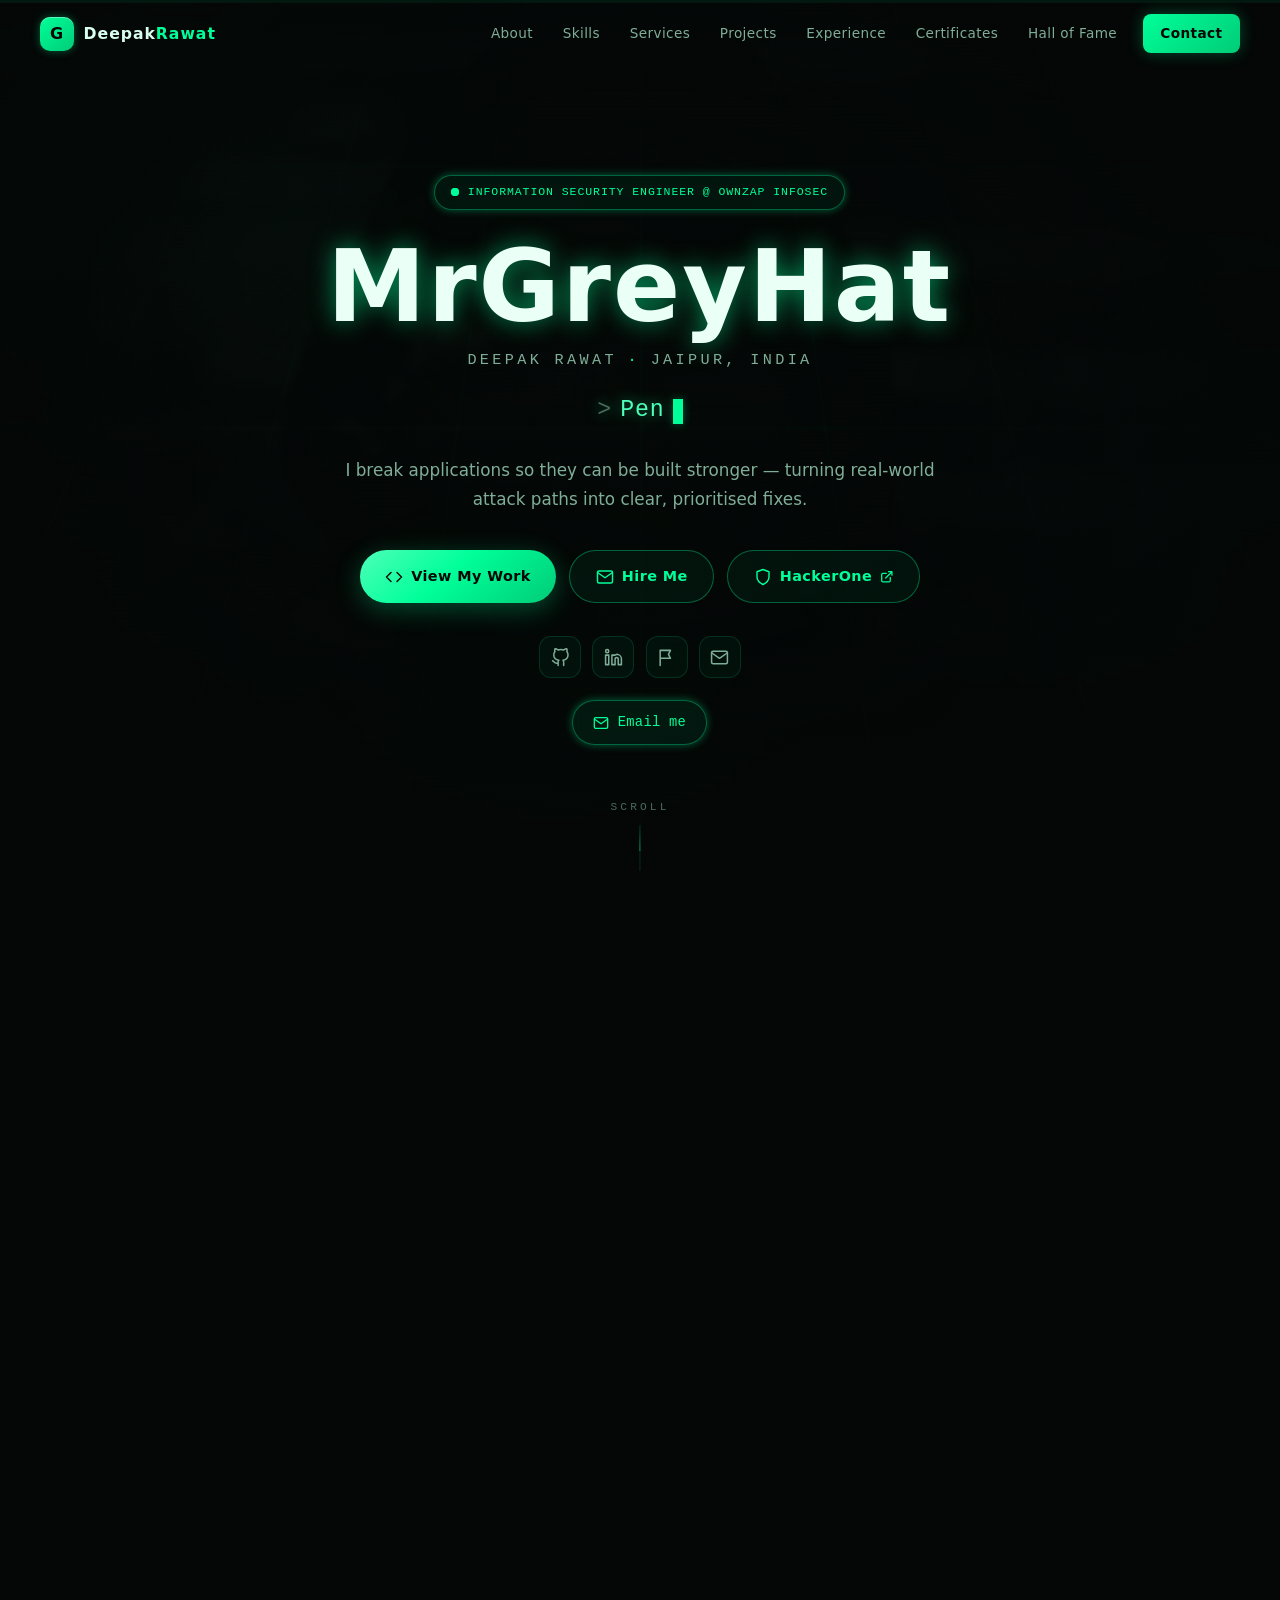
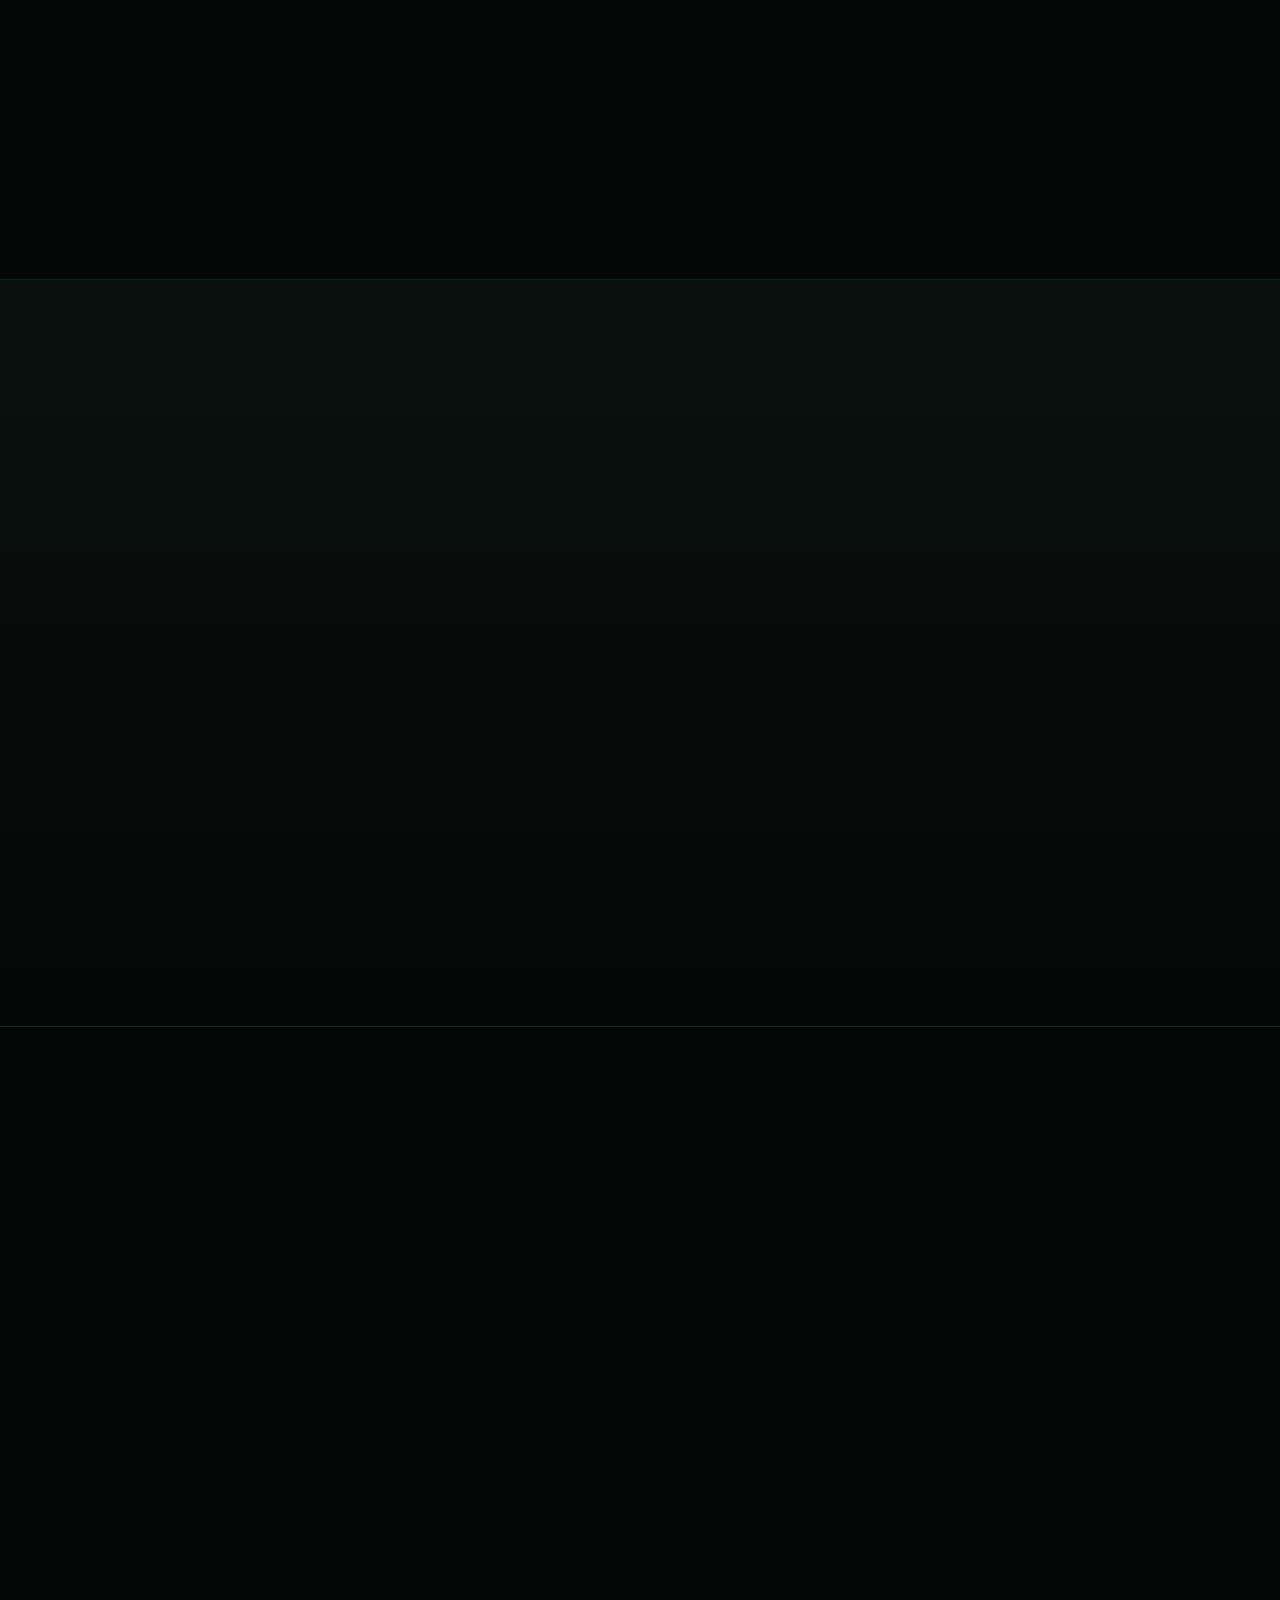
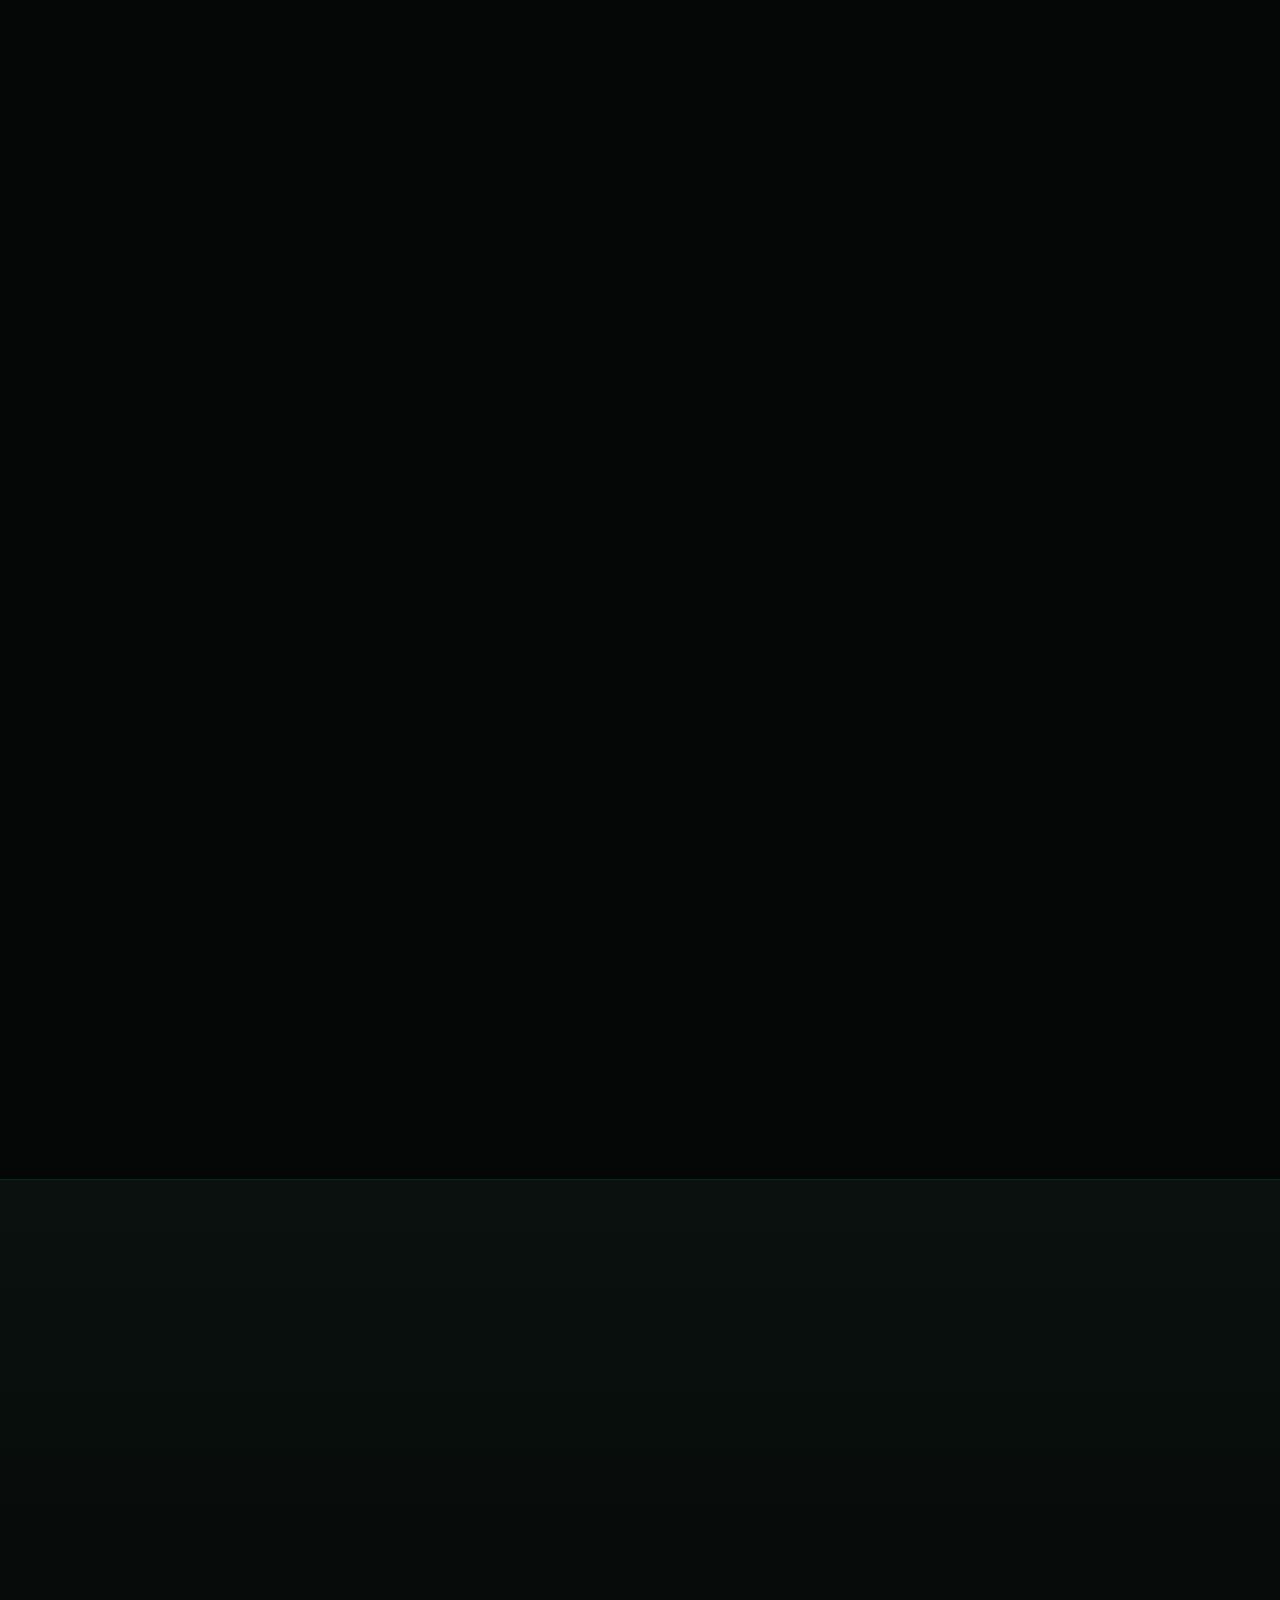
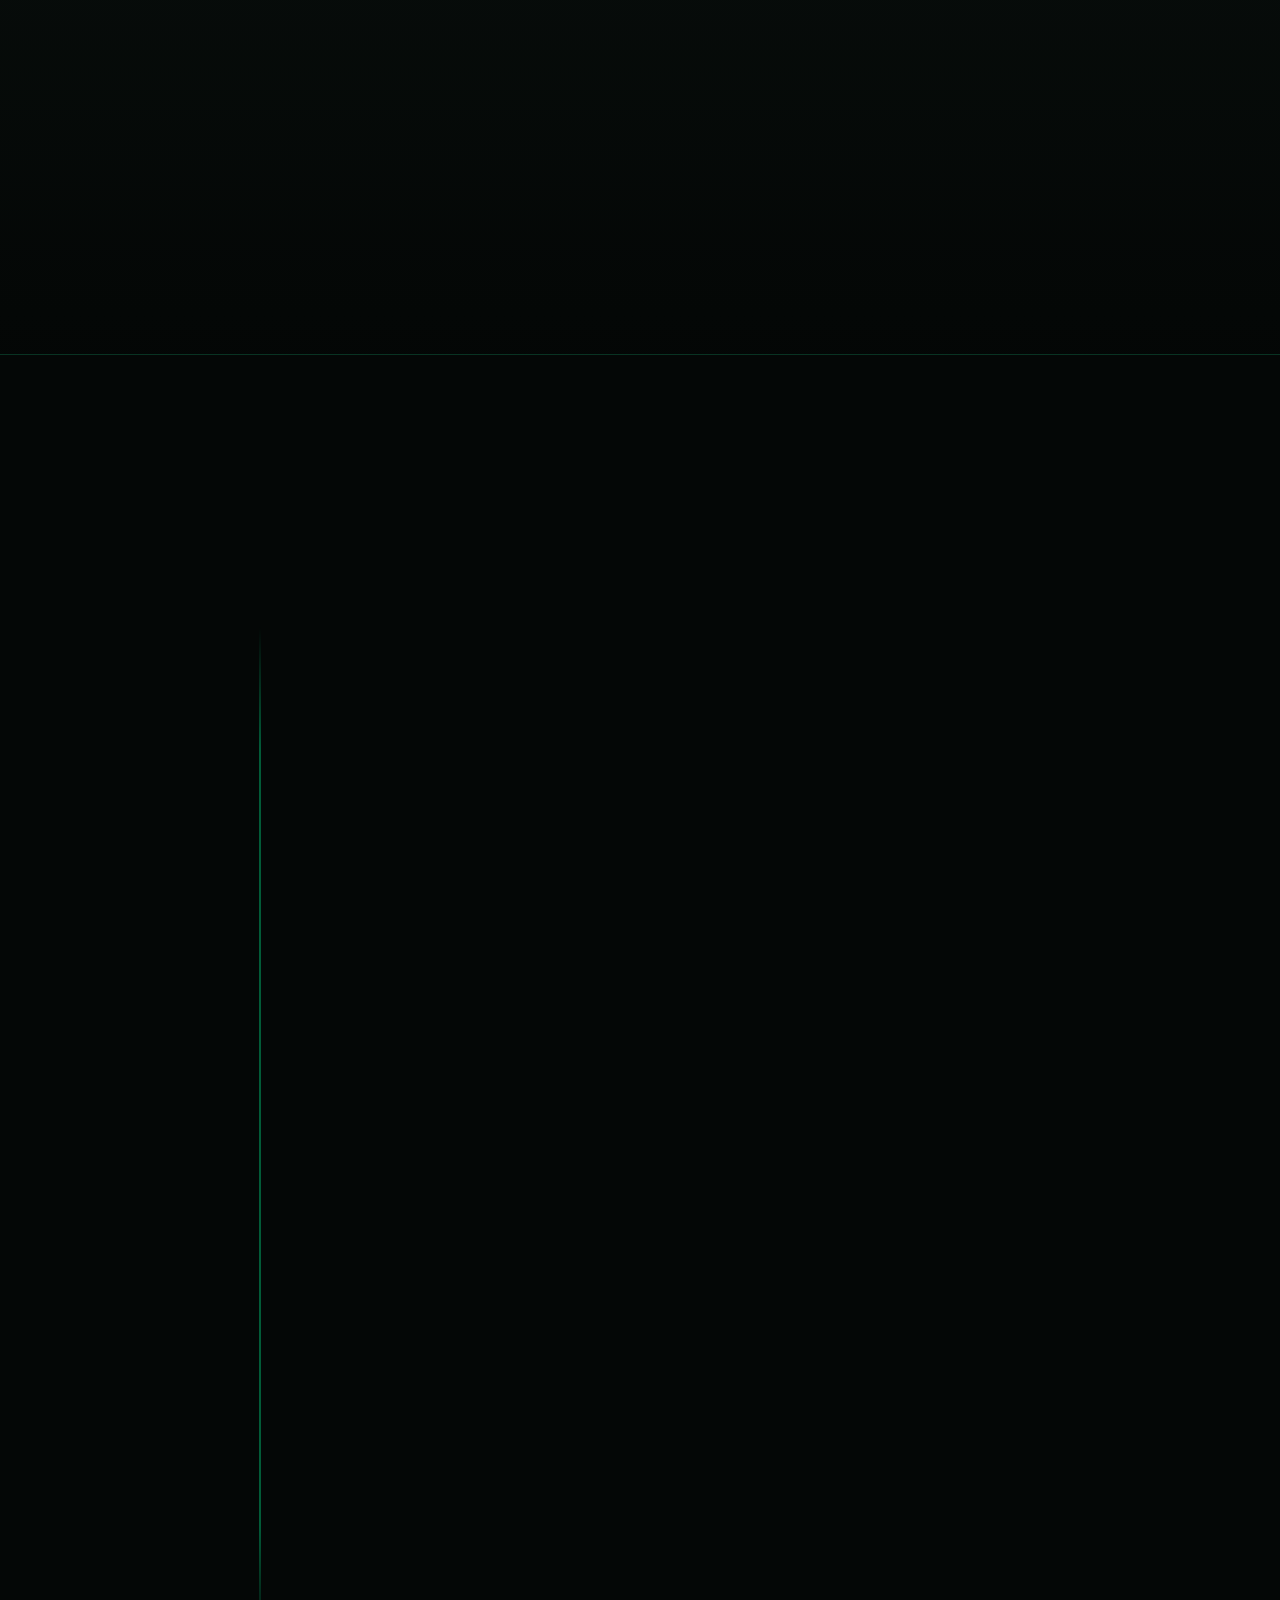
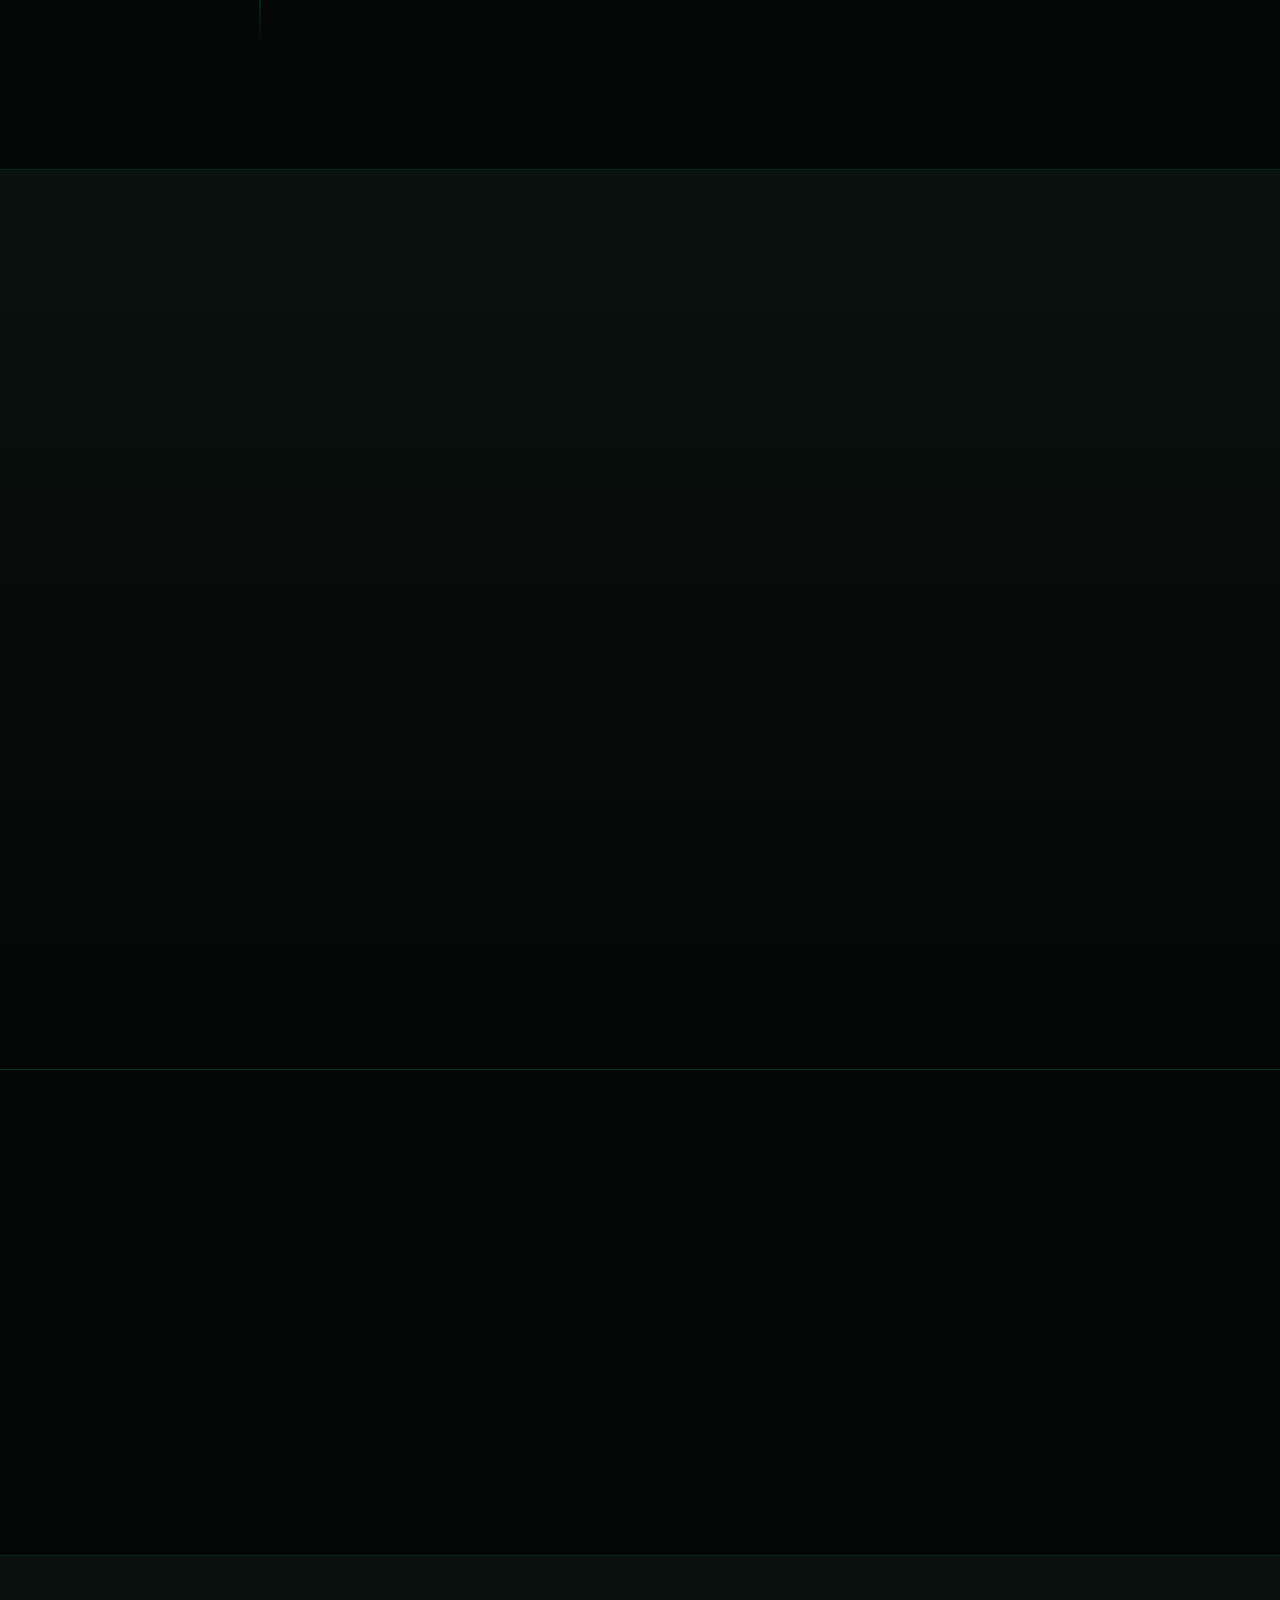
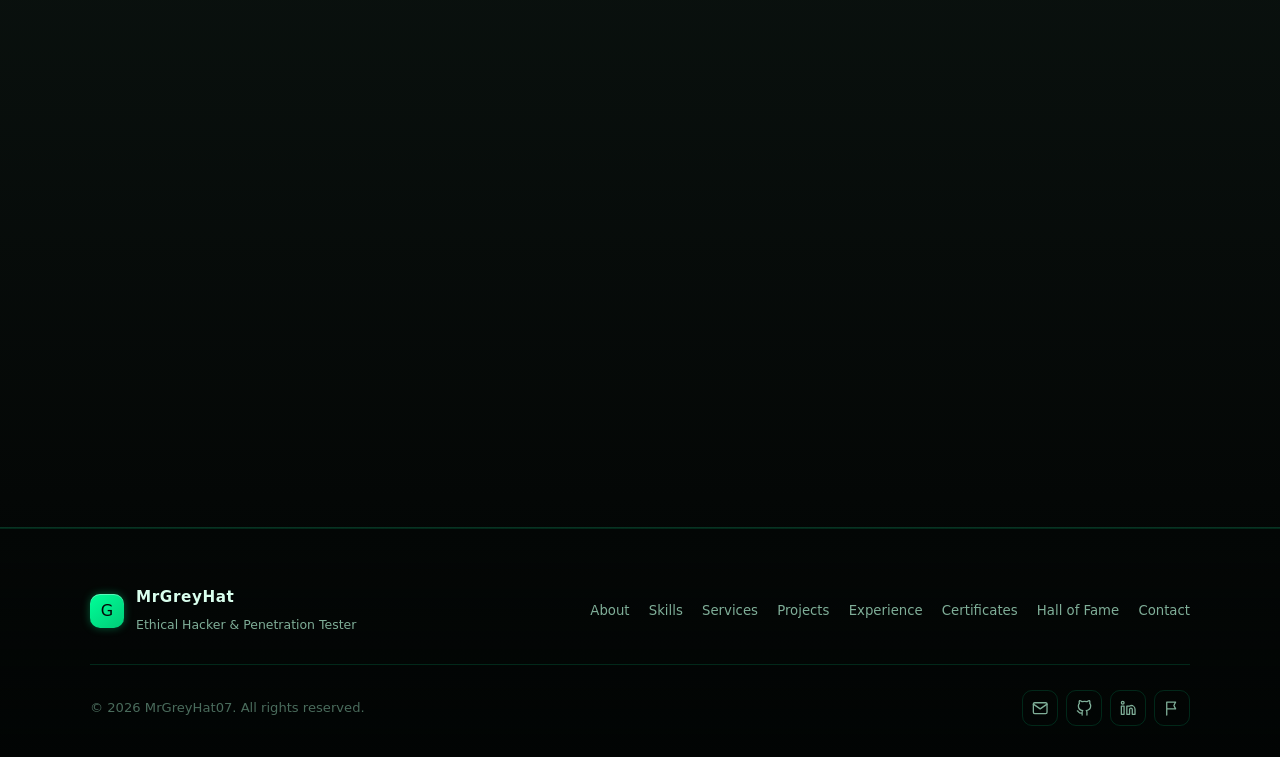
<file: index.html>
<!DOCTYPE html>
<html lang="en">

<head>
  <meta charset="UTF-8" />
  <meta name="viewport" content="width=device-width, initial-scale=1.0" />
  <meta name="theme-color" content="#050807" />
  <meta name="referrer" content="strict-origin-when-cross-origin" />

  <!-- Security headers ============================================================
       GitHub Pages cannot send response headers (it ignores .htaccess), so these
       are applied as meta tags. They work for resource loading; a few can only
       be enforced by a real HTTP header and are therefore NOT set here:

         frame-ancestors / X-Frame-Options  -> need a response header (clickjacking)
         X-Content-Type-Options             -> need a response header
         Permissions-Policy                 -> need a response header

       If you ever host on Netlify / Cloudflare Pages / Vercel, keep the CSP below
       but add the three above as real headers - see server/_headers.
  -->
  <meta http-equiv="Content-Security-Policy" content="
    default-src 'self';
    base-uri 'self';
    object-src 'none';
    script-src 'self';
    style-src 'self' https://fonts.googleapis.com;
    font-src 'self' https://fonts.gstatic.com;
    img-src 'self' data:;
    manifest-src 'self';
    upgrade-insecure-requests" />
  <meta name="description"
    content="Deepak Rawat (MrGreyHat) — Information Security Engineer at OwnZap InfoSec and penetration tester. VAPT, AppSec, SOC analysis and open-source security tooling." />
  <meta name="author" content="Deepak Rawat" />
  <meta name="keywords"
    content="Deepak Rawat, MrGreyHat, ethical hacker, penetration tester, information security engineer, VAPT, bug bounty, AppSec, web application security, cybersecurity" />

  <meta property="og:type" content="profile" />
  <meta property="og:title" content="Deepak Rawat (MrGreyHat) | Information Security Engineer" />
  <meta property="og:description"
    content="Information Security Engineer at OwnZap InfoSec. Penetration testing, VAPT, bug hunting and open-source security tooling." />
  <meta name="twitter:card" content="summary_large_image" />

  <title>Deepak Rawat | Information Security Engineer &amp; Pentester</title>

  <link rel="preconnect" href="https://fonts.googleapis.com" />
  <link rel="preconnect" href="https://fonts.gstatic.com" crossorigin />
  <link
    href="https://fonts.googleapis.com/css2?family=Orbitron:wght@500;700;900&family=Poppins:wght@300;400;500;600;700&family=JetBrains+Mono:wght@400;500;700&display=swap"
    rel="stylesheet" />
  <link rel="stylesheet" href="style.css" />
  <link rel="icon"
    href="data:image/svg+xml,%3Csvg xmlns='http://www.w3.org/2000/svg' viewBox='0 0 100 100'%3E%3Crect width='100' height='100' rx='22' fill='%23050807'/%3E%3Ctext x='50' y='68' font-family='monospace' font-size='58' font-weight='bold' fill='%2300ff99' text-anchor='middle'%3EG%3C/text%3E%3C/svg%3E" />
</head>

<body>
  <!-- ═══════════ SVG ICON SPRITE ═══════════ -->
  <svg class="sprite" aria-hidden="true" focusable="false">
    <defs>
      <symbol id="i-shield" viewBox="0 0 24 24">
        <path d="M12 22s8-4 8-10V5l-8-3-8 3v7c0 6 8 10 8 10z" /></symbol>
      <symbol id="i-terminal" viewBox="0 0 24 24">
        <path d="M4 17l6-6-6-6M12 19h8" /></symbol>
      <symbol id="i-search" viewBox="0 0 24 24">
        <circle cx="11" cy="11" r="7" /><path d="M21 21l-4.3-4.3" /></symbol>
      <symbol id="i-code" viewBox="0 0 24 24">
        <path d="M16 18l6-6-6-6M8 6l-6 6 6 6" /></symbol>
      <symbol id="i-cloud" viewBox="0 0 24 24">
        <path d="M18 10h-1.26A8 8 0 1 0 4 16h11a4 4 0 0 0 3-6.99z" /></symbol>
      <symbol id="i-lock" viewBox="0 0 24 24">
        <rect x="4" y="11" width="16" height="10" rx="2" /><path d="M8 11V7a4 4 0 0 1 8 0v4" /></symbol>
      <symbol id="i-target" viewBox="0 0 24 24">
        <circle cx="12" cy="12" r="9" /><circle cx="12" cy="12" r="5" /><circle cx="12" cy="12" r="1.5" /></symbol>
      <symbol id="i-award" viewBox="0 0 24 24">
        <circle cx="12" cy="9" r="6" /><path d="M8.2 14 7 22l5-3 5 3-1.2-7" /></symbol>
      <symbol id="i-bug" viewBox="0 0 24 24">
        <path d="M9 6a3 3 0 0 1 6 0" /><rect x="6" y="7" width="12" height="12" rx="6" />
        <path d="M6 11H3M6 16H3M18 11h3M18 16h3M9 11h6M9 16h6M12 7V4" /></symbol>
      <symbol id="i-network" viewBox="0 0 24 24">
        <circle cx="12" cy="5" r="2.5" /><circle cx="5" cy="19" r="2.5" /><circle cx="19" cy="19" r="2.5" />
        <path d="M12 7.5 6.2 16.8M12 7.5l5.8 9.3M7.5 19h9" /></symbol>
      <symbol id="i-file" viewBox="0 0 24 24">
        <path d="M14 2H6a2 2 0 0 0-2 2v16a2 2 0 0 0 2 2h12a2 2 0 0 0 2-2V8z" />
        <path d="M14 2v6h6M8 13h8M8 17h5" /></symbol>
      <symbol id="i-list" viewBox="0 0 24 24">
        <path d="M9 11l2.5 2.5L21 4.5" /><path d="M4 6h1M4 12h1M4 18h1M9 6h11M9 12h11M9 18h11" /></symbol>
      <symbol id="i-zap" viewBox="0 0 24 24">
        <path d="M13 2 3 14h9l-1 8 10-12h-9z" /></symbol>
      <symbol id="i-check" viewBox="0 0 24 24">
        <path d="M20 6 9 17l-5-5" /></symbol>
      <symbol id="i-globe" viewBox="0 0 24 24">
        <circle cx="12" cy="12" r="9" /><path d="M3 12h18M12 3a15 15 0 0 1 0 18 15 15 0 0 1 0-18z" /></symbol>
      <symbol id="i-mobile" viewBox="0 0 24 24">
        <rect x="6" y="2" width="12" height="20" rx="3" /><path d="M11 18.5h2" /></symbol>
      <symbol id="i-plug" viewBox="0 0 24 24">
        <path d="M9 2v6M15 2v6" /><path d="M6 8h12v3a6 6 0 0 1-12 0z" /><path d="M12 17v5" /></symbol>
      <symbol id="i-database" viewBox="0 0 24 24">
        <ellipse cx="12" cy="5" rx="8" ry="3" />
        <path d="M4 5v14c0 1.7 3.6 3 8 3s8-1.3 8-3V5" /><path d="M4 12c0 1.7 3.6 3 8 3s8-1.3 8-3" /></symbol>
      <symbol id="i-github" viewBox="0 0 24 24">
        <path
          d="M9 19c-5 1.5-5-2.5-7-3m14 6v-3.9a3.4 3.4 0 0 0-.9-2.6c3.1-.4 6.4-1.5 6.4-7A5.4 5.4 0 0 0 20 4.8 5.1 5.1 0 0 0 19.9 1S18.7.7 16 2.5a13.4 13.4 0 0 0-7 0C6.3.7 5.1 1 5.1 1A5.1 5.1 0 0 0 5 4.8a5.4 5.4 0 0 0-1.5 3.8c0 5.4 3.3 6.6 6.4 7a3.4 3.4 0 0 0-.9 2.6V22" /></symbol>
      <symbol id="i-linkedin" viewBox="0 0 24 24">
        <rect x="2" y="9" width="4" height="12" /><circle cx="4" cy="4" r="2" />
        <path d="M16 8a6 6 0 0 1 6 6v7h-4v-7a2 2 0 0 0-4 0v7h-4V9h4z" /></symbol>
      <symbol id="i-flag" viewBox="0 0 24 24">
        <path d="M4 22V3M4 3h13l-2.5 5L17 13H4" /></symbol>
      <symbol id="i-mail" viewBox="0 0 24 24">
        <rect x="2" y="4" width="20" height="16" rx="2" /><path d="M22 6l-10 7L2 6" /></symbol>
      <symbol id="i-external" viewBox="0 0 24 24">
        <path d="M18 13v6a2 2 0 0 1-2 2H5a2 2 0 0 1-2-2V8a2 2 0 0 1 2-2h6M15 3h6v6M10 14 21 3" /></symbol>
      <symbol id="i-arrow-up" viewBox="0 0 24 24">
        <path d="M12 20V4M5 11l7-7 7 7" /></symbol>
      <symbol id="i-arrow" viewBox="0 0 24 24">
        <path d="M4 12h15M13 6l6 6-6 6" /></symbol>
      <symbol id="i-menu" viewBox="0 0 24 24">
        <path d="M3 6h18M3 12h18M3 18h18" /></symbol>
      <symbol id="i-close" viewBox="0 0 24 24">
        <path d="M18 6 6 18M6 6l12 12" /></symbol>
    </defs>
  </svg>

  <!-- ═══════════ BACKGROUND FX ═══════════ -->
  <div class="bg-fx" aria-hidden="true">
    <div class="bg-grid"></div>
    <div class="orb orb-a"></div>
    <div class="orb orb-b"></div>
    <div class="orb orb-c"></div>
    <div class="scanlines"></div>
  </div>
  <div class="cursor-glow" id="cursorGlow" aria-hidden="true"></div>

  <!-- ═══════════ SCROLL PROGRESS ═══════════ -->
  <div class="scroll-progress" aria-hidden="true">
    <span id="progressBar"></span>
  </div>

  <!-- ═══════════ NAVBAR ═══════════ -->
  <header class="topbar" id="topbar">
    <a href="#home" class="brand" data-nav>
      <span class="brand-mark">G</span>
      <span class="brand-text">Deepak<em>Rawat</em></span>
    </a>

    <nav class="nav" id="nav" aria-label="Main navigation">
      <a href="#about" data-nav>About</a>
      <a href="#skills" data-nav>Skills</a>
      <a href="#services" data-nav>Services</a>
      <a href="#projects" data-nav>Projects</a>
      <a href="#experience" data-nav>Experience</a>
      <a href="#certifications" data-nav>Certificates</a>
      <a href="#halloffame" data-nav>Hall of Fame</a>
      <a href="#contact" data-nav class="nav-cta">Contact</a>
    </nav>

    <button class="nav-toggle" id="navToggle" aria-label="Toggle menu" aria-expanded="false">
      <svg class="ico"><use href="#i-menu" /></svg>
    </button>
  </header>

  <div class="nav-backdrop" id="navBackdrop" hidden></div>

  <main>
    <!-- ═══════════ HERO ═══════════ -->
    <section class="hero" id="home">
      <div class="hero-bg" aria-hidden="true"></div>
      <div class="hero-veil" aria-hidden="true"></div>

      <div class="hero-inner">
        <div class="status-pill reveal">
          <span class="pulse-dot"></span> Information Security Engineer @ OwnZap InfoSec
        </div>

        <h1 class="glitch reveal" data-text="MrGreyHat">MrGreyHat</h1>

        <p class="hero-name reveal">
          Deepak Rawat<span class="sep">&middot;</span>Jaipur, India
        </p>

        <p class="hero-role reveal">
          <span class="prompt">&gt;</span>
          <span class="typed" id="typed"></span><span class="caret" aria-hidden="true"></span>
        </p>

        <p class="hero-tag reveal">
          I break applications so they can be built stronger — turning real-world attack
          paths into clear, prioritised fixes.
        </p>

        <div class="hero-actions reveal">
          <a href="#projects" class="btn btn-primary" data-nav>
            <svg class="ico"><use href="#i-code" /></svg> View My Work
          </a>
          <a href="#contact" class="btn btn-ghost" data-nav>
            <svg class="ico"><use href="#i-mail" /></svg> Hire Me
          </a>
          <a href="https://hackerone.com/oggyg" class="btn btn-ghost" target="_blank" rel="noopener">
            <svg class="ico"><use href="#i-shield" /></svg> HackerOne
            <svg class="ico ico-xs"><use href="#i-external" /></svg>
          </a>
        </div>

        <div class="hero-social reveal">
          <a href="https://github.com/MrGreyHat07" target="_blank" rel="noopener" aria-label="GitHub">
            <svg class="ico"><use href="#i-github" /></svg>
          </a>
          <a href="https://linkedin.com/in/deepaksinghrawatofficial" target="_blank" rel="noopener" aria-label="LinkedIn">
            <svg class="ico"><use href="#i-linkedin" /></svg>
          </a>
          <a href="https://hackerone.com/oggyg" target="_blank" rel="noopener" aria-label="HackerOne">
            <svg class="ico"><use href="#i-flag" /></svg>
          </a>
          <a href="#contact" data-nav aria-label="Email">
            <svg class="ico"><use href="#i-mail" /></svg>
          </a>
        </div>

        <a class="hero-email reveal" href="mailto:deepakrawat2708@gmail.com"
          aria-label="Email Deepak Rawat">
          <svg class="ico"><use href="#i-mail" /></svg>
          <span>Email me</span>
        </a>
      </div>

      <a href="#about" class="scroll-cue" data-nav aria-label="Scroll to About">
        <span class="scroll-cue-text">scroll</span>
        <span class="scroll-cue-line"><i></i></span>
      </a>
    </section>

    <!-- ═══════════ ABOUT ═══════════ -->
    <section id="about" class="section">
      <div class="wrap">
        <header class="section-head">
          <span class="kicker reveal"><i></i> 01 — About<i></i></span>
          <h2 class="section-title reveal">About <span>Me</span></h2>
        </header>

        <div class="about-grid">
          <div class="about-copy reveal">
            <p>
              I'm <strong>Deepak Rawat</strong>, an Information Security Engineer at OwnZap InfoSec
              and a penetration tester focused on helping businesses find and fix security gaps
              <strong>before attackers can exploit them</strong>.
            </p>
            <p>
              My work is offensive-first: manual web, API, mobile and cloud assessments,
              real-world attack paths, and findings I can prove. I care less about how many
              issues a scanner reports and more about whether a bug is genuinely exploitable.
            </p>
            <p>
              I also build open-source tooling to close the gaps scanners leave behind. Everything
              I deliver is aimed at one outcome: clear, prioritised fixes a developer can act on.
            </p>

            <ul class="about-points">
              <li><svg class="ico"><use href="#i-check" /></svg> Manual-first testing, not just scanner noise</li>
              <li><svg class="ico"><use href="#i-check" /></svg> Web, API, mobile &amp; cloud VAPT</li>
              <li><svg class="ico"><use href="#i-check" /></svg> Clear, prioritised, developer-friendly reports</li>
              <li><svg class="ico"><use href="#i-check" /></svg> Responsible disclosure &amp; ethical tooling</li>
            </ul>
          </div>

          <aside class="about-panel reveal">
            <div class="panel-head">
              <svg class="ico"><use href="#i-terminal" /></svg>
              <span>whoami</span>
            </div>
            <pre class="code-block"><span class="c-prompt">$</span> <span class="c-cmd">cat profile.json</span>
{
  <span class="c-key">"name"</span>:       <span class="c-str">"Deepak Rawat"</span>,
  <span class="c-key">"handle"</span>:     <span class="c-str">"MrGreyHat"</span>,
  <span class="c-key">"role"</span>:       <span class="c-str">"InfSec Engineer"</span>,
  <span class="c-key">"org"</span>:        <span class="c-str">"OwnZap InfoSec"</span>,
  <span class="c-key">"focus"</span>:      [<span class="c-str">"Web"</span>, <span class="c-str">"API"</span>, <span class="c-str">"Mobile"</span>, <span class="c-str">"Cloud"</span>],
  <span class="c-key">"offensive"</span>:  <span class="c-num">true</span>
}</pre>
          </aside>
        </div>
      </div>
    </section>

    <!-- ═══════════ STATS ═══════════ -->
    <section id="stats" class="section section-flush">
      <div class="wrap">
        <div class="stats-grid">
          <div class="stat reveal">
            <span class="stat-num" data-count="6" data-suffix="">0</span>
            <span class="stat-label">Certifications</span>
          </div>
          <div class="stat reveal">
            <span class="stat-num" data-count="3" data-suffix="">0</span>
            <span class="stat-label">Open-source tools</span>
          </div>
          <div class="stat reveal">
            <span class="stat-num" data-count="5" data-suffix="">0</span>
            <span class="stat-label">Pentest checklists</span>
          </div>
          <div class="stat reveal">
            <span class="stat-num" data-count="1" data-suffix="">0</span>
            <span class="stat-label">Hall of fame</span>
          </div>
        </div>
      </div>
    </section>

    <!-- ═══════════ SKILLS ═══════════ -->
    <section id="skills" class="section section-dark">
      <div class="wrap">
        <header class="section-head">
          <span class="kicker reveal"><i></i> 02 — Toolkit<i></i></span>
          <h2 class="section-title reveal">Skill <span>Highlights</span></h2>
          <p class="section-sub reveal">The offensive tooling I reach for daily.</p>
        </header>

        <div class="skill-groups">
          <div class="skill-group reveal">
            <h3 class="group-title">
              <svg class="ico"><use href="#i-globe" /></svg> Web &amp; Application
            </h3>
            <div class="chips">
              <span class="chip"><i class="dot"></i>Burp Suite</span>
              <span class="chip"><i class="dot"></i>sqlmap</span>
              <span class="chip"><i class="dot"></i>Nuclei</span>
              <span class="chip"><i class="dot"></i>WPScan</span>
              <span class="chip"><i class="dot"></i>Postman</span>
            </div>
          </div>

          <div class="skill-group reveal">
            <h3 class="group-title">
              <svg class="ico"><use href="#i-network" /></svg> Network &amp; Recon
            </h3>
            <div class="chips">
              <span class="chip"><i class="dot"></i>Nmap</span>
              <span class="chip"><i class="dot"></i>Wireshark</span>
              <span class="chip"><i class="dot"></i>Hydra</span>
              <span class="chip"><i class="dot"></i>Nessus</span>
            </div>
          </div>

          <div class="skill-group reveal">
            <h3 class="group-title">
              <svg class="ico"><use href="#i-cloud" /></svg> Cloud &amp; SIEM
            </h3>
            <div class="chips">
              <span class="chip"><i class="dot"></i>QRadar</span>
              <span class="chip"><i class="dot"></i>Splunk</span>
              <span class="chip"><i class="dot"></i>Linux</span>
              <span class="chip"><i class="dot"></i>Windows</span>
            </div>
          </div>

          <div class="skill-group reveal">
            <h3 class="group-title">
              <svg class="ico"><use href="#i-code" /></svg> Exploitation &amp; Scripting
            </h3>
            <div class="chips">
              <span class="chip"><i class="dot"></i>Metasploit</span>
              <span class="chip"><i class="dot"></i>Bash</span>
              <span class="chip"><i class="dot"></i>Python</span>
            </div>
          </div>
        </div>
      </div>
    </section>

    <!-- ═══════════ SERVICES ═══════════ -->
    <section id="services" class="section">
      <div class="wrap">
        <header class="section-head">
          <span class="kicker reveal"><i></i> 03 — Services<i></i></span>
          <h2 class="section-title reveal">What I <span>Test</span></h2>
          <p class="section-sub reveal">
            Standards-aligned assessments across the whole attack surface.
          </p>
        </header>

        <div class="cards-grid">
          <a class="card icon-card reveal" target="_blank" rel="noopener"
            href="https://owasp.org/www-project-web-security-testing-guide/">
            <span class="card-ico"><svg class="ico"><use href="#i-shield" /></svg></span>
            <h3>OWASP Testing</h3>
            <p>Structured testing against the OWASP Web Security Testing Guide.</p>
            <span class="card-link">Reference <svg class="ico ico-xs"><use href="#i-external" /></svg></span>
          </a>

          <a class="card icon-card reveal" target="_blank" rel="noopener"
            href="https://www.hhs.gov/hipaa/for-professionals/security/index.html">
            <span class="card-ico"><svg class="ico"><use href="#i-lock" /></svg></span>
            <h3>HIPAA Compliance</h3>
            <p>PHI handling, encryption and access-control validation for healthcare data.</p>
            <span class="card-link">Reference <svg class="ico ico-xs"><use href="#i-external" /></svg></span>
          </a>

          <a class="card icon-card reveal" target="_blank" rel="noopener"
            href="https://owasp.org/www-community/controls/Static_Code_Analysis">
            <span class="card-ico"><svg class="ico"><use href="#i-code" /></svg></span>
            <h3>SAST</h3>
            <p>Static analysis to catch insecure patterns before they reach production.</p>
            <span class="card-link">Reference <svg class="ico ico-xs"><use href="#i-external" /></svg></span>
          </a>

          <a class="card icon-card reveal" target="_blank" rel="noopener"
            href="https://owasp.org/www-community/controls/Dynamic_Application_Security_Testing">
            <span class="card-ico"><svg class="ico"><use href="#i-zap" /></svg></span>
            <h3>DAST</h3>
            <p>Runtime testing of a live application to expose real exploit paths.</p>
            <span class="card-link">Reference <svg class="ico ico-xs"><use href="#i-external" /></svg></span>
          </a>

          <a class="card icon-card reveal" target="_blank" rel="noopener"
            href="https://owasp.org/www-project-mobile-security-testing-guide/">
            <span class="card-ico"><svg class="ico"><use href="#i-target" /></svg></span>
            <h3>Android Pentesting</h3>
            <p>APK analysis, storage, IPC and platform-misuse testing (MASTG).</p>
            <span class="card-link">Reference <svg class="ico ico-xs"><use href="#i-external" /></svg></span>
          </a>

          <a class="card icon-card reveal" target="_blank" rel="noopener"
            href="https://owasp.org/www-project-mobile-security-testing-guide/">
            <span class="card-ico"><svg class="ico"><use href="#i-lock" /></svg></span>
            <h3>iOS Pentesting</h3>
            <p>Binary, keychain and runtime analysis of iOS applications (MASTG).</p>
            <span class="card-link">Reference <svg class="ico ico-xs"><use href="#i-external" /></svg></span>
          </a>

          <a class="card icon-card reveal" target="_blank" rel="noopener"
            href="https://owasp.org/www-project-top-ten/">
            <span class="card-ico"><svg class="ico"><use href="#i-bug" /></svg></span>
            <h3>Web App Testing</h3>
            <p>Full OWASP Top 10 assessment with manual exploitation of findings.</p>
            <span class="card-link">Reference <svg class="ico ico-xs"><use href="#i-external" /></svg></span>
          </a>

          <a class="card icon-card reveal" target="_blank" rel="noopener"
            href="https://owasp.org/www-project-cloud-native-application-security-top-10/">
            <span class="card-ico"><svg class="ico"><use href="#i-cloud" /></svg></span>
            <h3>Cloud Security</h3>
            <p>Cloud-native review against the OWASP CNAPP Top 10 and CIS benchmarks.</p>
            <span class="card-link">Reference <svg class="ico ico-xs"><use href="#i-external" /></svg></span>
          </a>

          <a class="card icon-card reveal" target="_blank" rel="noopener"
            href="https://owasp.org/www-project-api-security/">
            <span class="card-ico"><svg class="ico"><use href="#i-network" /></svg></span>
            <h3>API Security</h3>
            <p>Broken auth, BOLA and rate-limit testing against OWASP API Top 10 (2023).</p>
            <span class="card-link">Reference <svg class="ico ico-xs"><use href="#i-external" /></svg></span>
          </a>
        </div>

        <!-- Checklists -->
        <div class="sub-block">
          <h3 class="sub-title reveal">
            <svg class="ico"><use href="#i-list" /></svg> Detailed Checklists
          </h3>
          <div class="cards-grid cards-grid-5">
            <a href="checklists/web.html" class="card link-card reveal" target="_blank" rel="noopener">
              <span class="link-ico"><svg class="ico"><use href="#i-globe" /></svg></span>
              <span class="link-card-body">
                <strong>Web Checklist</strong>
                <em>11 test areas</em>
              </span>
              <svg class="ico ico-xs arrow"><use href="#i-external" /></svg>
            </a>
            <a href="checklists/android.html" class="card link-card reveal" target="_blank" rel="noopener">
              <span class="link-ico"><svg class="ico"><use href="#i-mobile" /></svg></span>
              <span class="link-card-body">
                <strong>Android Checklist</strong>
                <em>Mobile testing guide</em>
              </span>
              <svg class="ico ico-xs arrow"><use href="#i-external" /></svg>
            </a>
            <a href="checklists/ios.html" class="card link-card reveal" target="_blank" rel="noopener">
              <span class="link-ico"><svg class="ico"><use href="#i-mobile" /></svg></span>
              <span class="link-card-body">
                <strong>iOS Checklist</strong>
                <em>Mobile testing guide</em>
              </span>
              <svg class="ico ico-xs arrow"><use href="#i-external" /></svg>
            </a>
            <a href="checklists/api.html" class="card link-card reveal" target="_blank" rel="noopener">
              <span class="link-ico"><svg class="ico"><use href="#i-plug" /></svg></span>
              <span class="link-card-body">
                <strong>API Checklist</strong>
                <em>10 test areas</em>
              </span>
              <svg class="ico ico-xs arrow"><use href="#i-external" /></svg>
            </a>
            <a href="checklists/cloud.html" class="card link-card reveal" target="_blank" rel="noopener">
              <span class="link-ico"><svg class="ico"><use href="#i-cloud" /></svg></span>
              <span class="link-card-body">
                <strong>Cloud Checklist</strong>
                <em>9 test areas</em>
              </span>
              <svg class="ico ico-xs arrow"><use href="#i-external" /></svg>
            </a>
          </div>
        </div>

        <!-- Reports -->
        <div class="sub-block">
          <h3 class="sub-title reveal">
            <svg class="ico"><use href="#i-file" /></svg> Report Templates
          </h3>
          <div class="cards-grid cards-grid-5">
            <a href="reports/WebApp_Pentest_Report_Template.docx" class="card link-card reveal" target="_blank"
              rel="noopener">
              <span class="link-ico"><svg class="ico"><use href="#i-file" /></svg></span>
              <span class="link-card-body">
                <strong>Web Report Template</strong>
                <em>DOCX &middot; executive-ready</em>
              </span>
              <svg class="ico ico-xs arrow"><use href="#i-external" /></svg>
            </a>
          </div>
        </div>
      </div>
    </section>

    <!-- ═══════════ PROJECTS ═══════════ -->
    <section id="projects" class="section section-dark">
      <div class="wrap">
        <header class="section-head">
          <span class="kicker reveal"><i></i> 04 — Open Source<i></i></span>
          <h2 class="section-title reveal">My <span>Projects</span></h2>
          <p class="section-sub reveal">Security tooling I build in public.</p>
        </header>

        <div class="cards-grid">
          <a class="card project-card reveal" href="https://github.com/MrGreyHat07/SHASTRA" target="_blank"
            rel="noopener">
            <div class="project-top">
              <span class="project-ico"><svg class="ico"><use href="#i-database" /></svg></span>
              <svg class="ico ico-xs"><use href="#i-external" /></svg>
            </div>
            <h3>SHASTRA</h3>
            <p>SQL injection scanner and static analyser built on Playwright — fuzzes query
              parameters, form inputs, headers and URL paths, with optional Bandit static analysis
              and JSON output.</p>
            <div class="tags">
              <span class="tag">Python</span><span class="tag">Playwright</span><span class="tag">Bandit</span><span class="tag">SQLi</span>
            </div>
          </a>

          <a class="card project-card reveal" href="https://github.com/MrGreyHat07/Interaxx" target="_blank"
            rel="noopener">
            <div class="project-top">
              <span class="project-ico"><svg class="ico"><use href="#i-target" /></svg></span>
              <svg class="ico ico-xs"><use href="#i-external" /></svg>
            </div>
            <h3>Interaxx</h3>
            <p>Header and parameter injection scanner that fires Burp Collaborator payloads to
              confirm out-of-band interactions — catching probable blind SSRF and OOB SQL
              injection where the target gives no visible feedback.</p>
            <div class="tags">
              <span class="tag">Python</span><span class="tag">Playwright</span><span class="tag">OOB</span><span class="tag">SSRF</span>
            </div>
          </a>

          <a class="card project-card reveal" href="https://github.com/MrGreyHat07/ROBOTOES" target="_blank"
            rel="noopener">
            <div class="project-top">
              <span class="project-ico"><svg class="ico"><use href="#i-search" /></svg></span>
              <svg class="ico ico-xs"><use href="#i-external" /></svg>
            </div>
            <h3>ROBOTOES</h3>
            <p>robots.txt enumeration and analysis to uncover hidden paths and misconfigured
              crawlers rules.</p>
            <div class="tags">
              <span class="tag">Enumeration</span><span class="tag">Bash</span><span class="tag">OSINT</span>
            </div>
          </a>
        </div>
      </div>
    </section>

    <!-- ═══════════ EXPERIENCE ═══════════ -->
    <section id="experience" class="section">
      <div class="wrap">
        <header class="section-head">
          <span class="kicker reveal"><i></i> 05 — Experience<i></i></span>
          <h2 class="section-title reveal">Where I've <span>Worked</span></h2>
        </header>

        <div class="timeline">
          <div class="tl-item reveal">
            <span class="tl-node"></span>
            <div class="card tl-card">
              <span class="tl-date">Aug 2026 — Present</span>
              <h3>Information Security Engineer <em>@ OwnZap InfoSec</em></h3>
              <p>
                Security engineering and vulnerability assessment for a
                <strong>CERT-In empanelled</strong> information security auditing firm — client-facing
                VAPT engagements plus continuous security monitoring. Work spans
                <strong>web, API, mobile and cloud</strong> assessment, alert triage and
                incident investigation alongside remediation guidance.
              </p>
            </div>
          </div>

          <div class="tl-item reveal">
            <span class="tl-node"></span>
            <div class="card tl-card">
              <span class="tl-date">May 2024 — Present</span>
              <h3>Security Researcher <em>@ HackerOne</em></h3>
              <p>
                Identified high-severity vulnerabilities across public bug bounty
                programmes, spanning <strong>exposed version-control metadata, injection
                and cross-site scripting</strong>. Findings were triaged, verified and
                responsibly disclosed, with remediation guidance provided to each
                programme.
              </p>
              <a class="text-link" href="https://hackerone.com/oggyg" target="_blank" rel="noopener">
                View HackerOne Profile <svg class="ico ico-xs"><use href="#i-external" /></svg>
              </a>
            </div>
          </div>

          <div class="tl-item reveal">
            <span class="tl-node"></span>
            <div class="card tl-card">
              <span class="tl-date">Dec 2023 — May 2024</span>
              <h3>Professional Pentester Intern <em>@ Zeetron Networks (via IIHT Jaipur)</em></h3>
              <p>
                Performed vulnerability assessments and internal/external penetration tests.
                Delivered detailed reports outlining issues like <strong>SQLi</strong> and
                <strong>XSS</strong> with tailored remediation. Simulated real-world threat models
                and guided clients on risk mitigation.
              </p>
            </div>
          </div>

          <div class="tl-item reveal">
            <span class="tl-node"></span>
            <div class="card tl-card">
              <span class="tl-date">Feb 2024 — Mar 2024</span>
              <h3>Pentesting Intern <em>@ Hacktify Cyber Security</em></h3>
              <p>
                Participated in live testing and Capture The Flag labs, refining techniques in
                <strong>exploitation</strong>, <strong>vulnerability chaining</strong>, and report
                generation. Built practical experience through challenge-based security testing
                environments.
              </p>
            </div>
          </div>
        </div>
      </div>
    </section>

    <!-- ═══════════ CERTIFICATIONS ═══════════ -->
    <section id="certifications" class="section section-dark">
      <div class="wrap">
        <header class="section-head">
          <span class="kicker reveal"><i></i> 06 — Credentials<i></i></span>
          <h2 class="section-title reveal">Certifications</h2>
        </header>

        <div class="cert-grid">
          <div class="card cert-card cert-core reveal">
            <span class="cert-ico"><svg class="ico"><use href="#i-award" /></svg></span>
            <h3>eJPT</h3>
            <p>Junior Penetration Tester — INE Security</p>
          </div>
          <div class="card cert-card cert-core reveal">
            <span class="cert-ico"><svg class="ico"><use href="#i-award" /></svg></span>
            <h3>Certified AppSec Practitioner</h3>
            <p>CAP — The SecOps Group</p>
          </div>
          <div class="card cert-card cert-core reveal">
            <span class="cert-ico"><svg class="ico"><use href="#i-award" /></svg></span>
            <h3>Certified Ethical Hacker</h3>
            <p>CEH — IIHT</p>
          </div>
          <div class="card cert-card reveal">
            <span class="cert-ico"><svg class="ico"><use href="#i-award" /></svg></span>
            <h3>Network Defence Essentials</h3>
            <p>EC-Council</p>
          </div>
          <div class="card cert-card reveal">
            <span class="cert-ico"><svg class="ico"><use href="#i-award" /></svg></span>
            <h3>Purple Teaming Fundamentals</h3>
            <p>CyberWarFare Labs</p>
          </div>
          <div class="card cert-card reveal">
            <span class="cert-ico"><svg class="ico"><use href="#i-award" /></svg></span>
            <h3>Cyber Threat Intelligence 101</h3>
            <p>Arcx</p>
          </div>
        </div>

        <p class="cert-note reveal">
          Top three are practitioner-grade certifications. The remainder is supplementary
          training in purple teaming and threat intelligence.
        </p>
      </div>
    </section>

    <!-- ═══════════ HALL OF FAME ═══════════ -->
    <section id="halloffame" class="section">
      <div class="wrap narrow">
        <header class="section-head">
          <span class="kicker reveal"><i></i> 07 — Recognition<i></i></span>
          <h2 class="section-title reveal">Hall of <span>Fame</span></h2>
          <p class="section-sub reveal">
            <svg class="ico"><use href="#i-flag" /></svg>
            HackerOne &middot; Hall of Fame (2024)
          </p>
        </header>

        <figure class="hof reveal">
          <div class="hof-frame">
            <img src="images/Screenshot 2025-08-01 150338.png"
              alt="MrGreyHat listed on the HackerOne Hall of Fame" loading="lazy" />
            <div class="hof-scan" aria-hidden="true"></div>
          </div>
          <figcaption>Recognised on a public HackerOne Hall of Fame for responsible disclosure.</figcaption>
        </figure>
      </div>
    </section>

    <!-- ═══════════ CONTACT ═══════════ -->
    <section id="contact" class="section section-dark">
      <div class="wrap narrow">
        <header class="section-head">
          <span class="kicker reveal"><i></i> 08 — Contact<i></i></span>
          <h2 class="section-title reveal">Let's <span>Talk</span></h2>
          <p class="section-sub reveal">Have an application that needs breaking? Send a note.</p>
        </header>

        <a class="contact-cta reveal" href="mailto:deepakrawat2708@gmail.com"
          aria-label="Email Deepak Rawat">
          <span class="contact-cta-ico"><svg class="ico"><use href="#i-mail" /></svg></span>
          <span class="contact-cta-body">
            <strong>Get in touch</strong>
            <em>Opens in your default mail app</em>
          </span>
          <svg class="ico contact-cta-arrow"><use href="#i-arrow" /></svg>
        </a>

        <p class="contact-alt reveal">
          Prefer a quick chat? I'm on
          <a href="https://www.linkedin.com/in/deepaksinghrawatofficial" target="_blank"
            rel="noopener noreferrer">LinkedIn</a>
          and
          <a href="https://github.com/MrGreyHat07" target="_blank" rel="noopener noreferrer">GitHub</a>.
        </p>
      </div>
    </section>
  </main>

  <!-- ═══════════ FOOTER ═══════════ -->
  <footer>
    <div class="wrap">
      <div class="foot-top">
        <div class="foot-brand">
          <span class="brand-mark">G</span>
          <div>
            <strong>MrGreyHat</strong>
            <em>Ethical Hacker &amp; Penetration Tester</em>
          </div>
        </div>
        <nav class="foot-links" aria-label="Footer navigation">
          <a href="#about" data-nav>About</a>
          <a href="#skills" data-nav>Skills</a>
          <a href="#services" data-nav>Services</a>
          <a href="#projects" data-nav>Projects</a>
          <a href="#experience" data-nav>Experience</a>
          <a href="#certifications" data-nav>Certificates</a>
          <a href="#halloffame" data-nav>Hall of Fame</a>
          <a href="#contact" data-nav>Contact</a>
        </nav>
      </div>

      <div class="foot-bottom">
        <p>© <span id="year">2026</span> MrGreyHat07. All rights reserved.</p>
        <div class="foot-social">
          <a href="mailto:deepakrawat2708@gmail.com" aria-label="Email">
            <svg class="ico"><use href="#i-mail" /></svg>
          </a>
          <a href="https://github.com/MrGreyHat07" target="_blank" rel="noopener" aria-label="GitHub">
            <svg class="ico"><use href="#i-github" /></svg>
          </a>
          <a href="https://linkedin.com/in/deepaksinghrawatofficial" target="_blank" rel="noopener" aria-label="LinkedIn">
            <svg class="ico"><use href="#i-linkedin" /></svg>
          </a>
          <a href="https://hackerone.com/oggyg" target="_blank" rel="noopener" aria-label="HackerOne">
            <svg class="ico"><use href="#i-flag" /></svg>
          </a>
        </div>
      </div>
    </div>
  </footer>

  <button class="to-top" id="toTop" aria-label="Back to top">
    <svg class="ico"><use href="#i-arrow-up" /></svg>
  </button>

  <script src="script.js"></script>
</body>

</html>
</file>
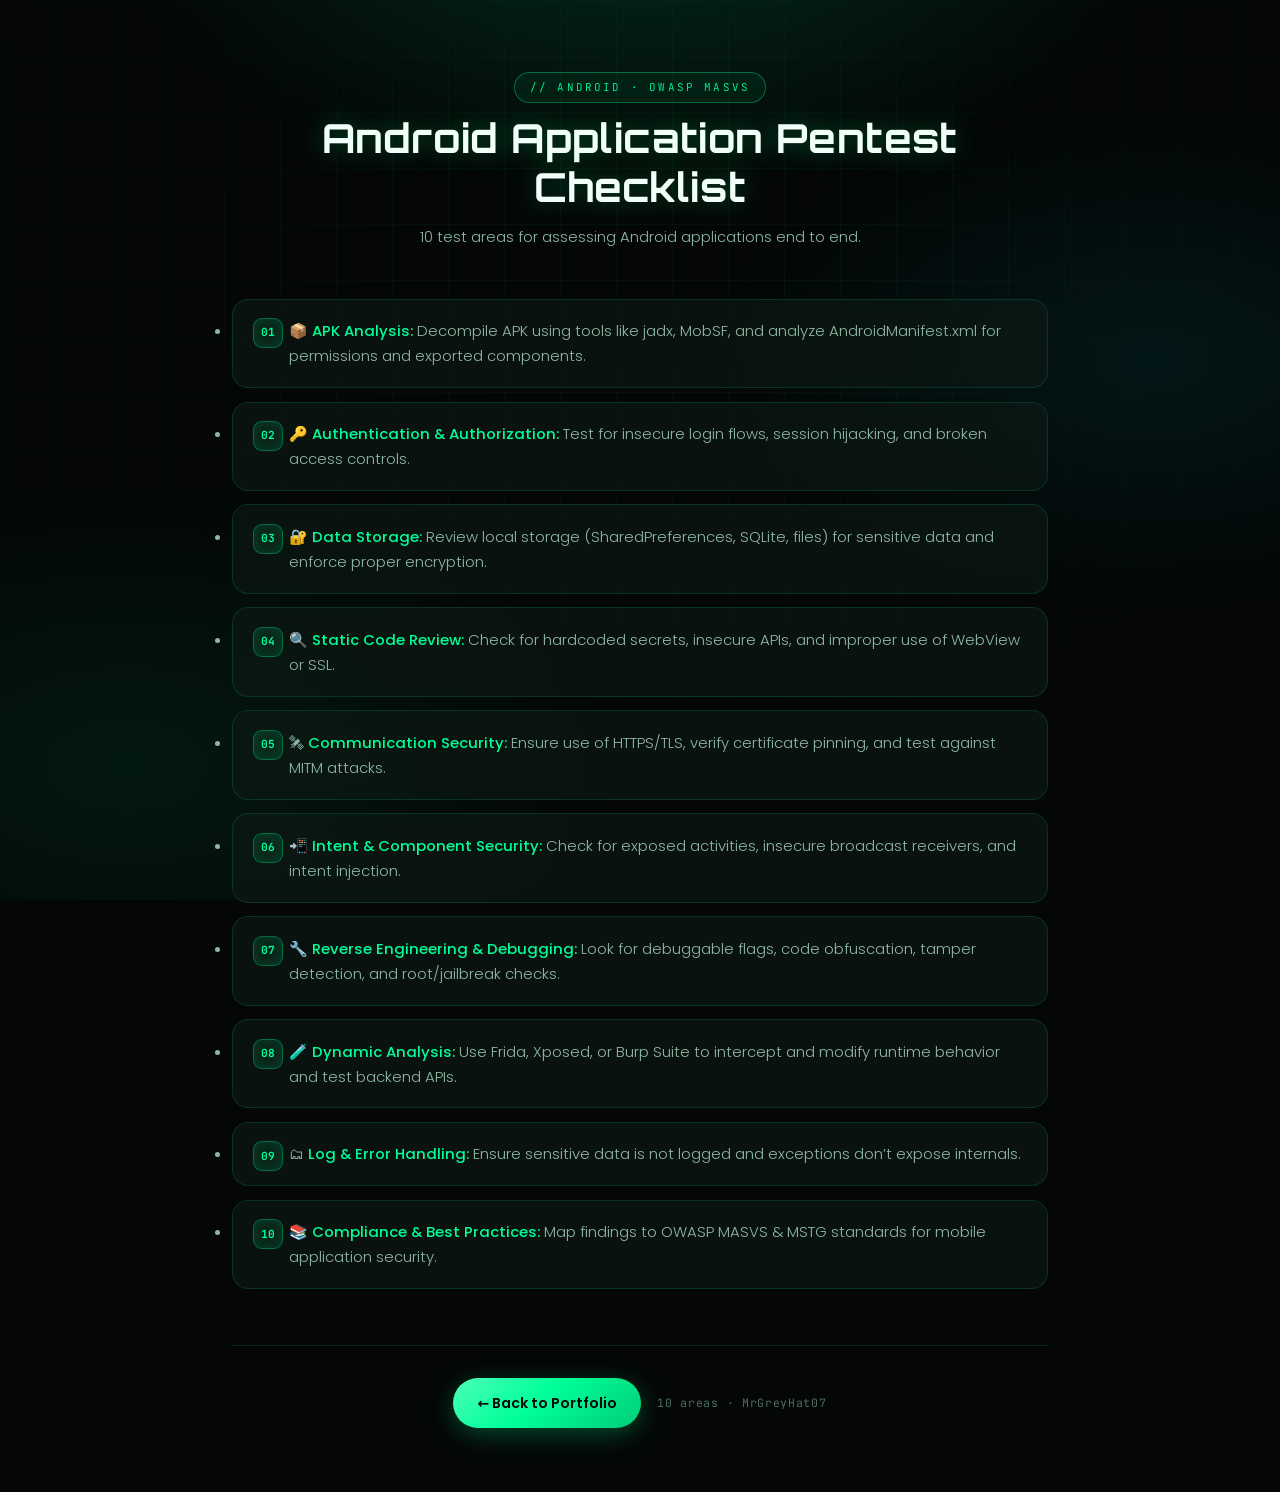
<file: checklists/android.html>
<!DOCTYPE html>
<html lang="en">

<head>
  <meta charset="UTF-8" />
  <meta name="viewport" content="width=device-width, initial-scale=1.0" />
  <meta name="theme-color" content="#040706" />
  <meta name="description" content="Android Application Pentest Checklist by MrGreyHat07 — a practical offensive security testing checklist." />
  <title>Android Application Pentest Checklist | MrGreyHat07</title>
  <link rel="preconnect" href="https://fonts.googleapis.com" />
  <link rel="preconnect" href="https://fonts.gstatic.com" crossorigin />
  <link href="https://fonts.googleapis.com/css2?family=Orbitron:wght@500;700;900&family=Poppins:wght@300;400;500;600;700&family=JetBrains+Mono:wght@400;500;700&display=swap"
    rel="stylesheet" />
  <link rel="stylesheet" href="../style2.css" />
  <link rel="icon" href="data:image/svg+xml,%3Csvg xmlns='http://www.w3.org/2000/svg' viewBox='0 0 100 100'%3E%3Crect width='100' height='100' rx='22' fill='%23050807'/%3E%3Ctext x='50' y='68' font-family='monospace' font-size='58' font-weight='bold' fill='%2300ff99' text-anchor='middle'%3EG%3C/text%3E%3C/svg%3E" />
</head>

<body>
  <section class="section">
    <header class="page-head">
      <span class="page-eyebrow">// Android &middot; OWASP MASVS</span>
      <h1>Android Application Pentest Checklist</h1>
      <p class="page-sub">10 test areas for assessing Android applications end to end.</p>
    </header>

    <ul>
      <li>📦 <strong>APK Analysis:</strong> Decompile APK using tools like jadx, MobSF, and analyze AndroidManifest.xml for permissions and exported components.</li>
      <li>🔑 <strong>Authentication & Authorization:</strong> Test for insecure login flows, session hijacking, and broken access controls.</li>
      <li>🔐 <strong>Data Storage:</strong> Review local storage (SharedPreferences, SQLite, files) for sensitive data and enforce proper encryption.</li>
      <li>🔍 <strong>Static Code Review:</strong> Check for hardcoded secrets, insecure APIs, and improper use of WebView or SSL.</li>
      <li>🛰 <strong>Communication Security:</strong> Ensure use of HTTPS/TLS, verify certificate pinning, and test against MITM attacks.</li>
      <li>📲 <strong>Intent & Component Security:</strong> Check for exposed activities, insecure broadcast receivers, and intent injection.</li>
      <li>🔧 <strong>Reverse Engineering & Debugging:</strong> Look for debuggable flags, code obfuscation, tamper detection, and root/jailbreak checks.</li>
      <li>🧪 <strong>Dynamic Analysis:</strong> Use Frida, Xposed, or Burp Suite to intercept and modify runtime behavior and test backend APIs.</li>
      <li>🗂 <strong>Log & Error Handling:</strong> Ensure sensitive data is not logged and exceptions don’t expose internals.</li>
      <li>📚 <strong>Compliance & Best Practices:</strong> Map findings to OWASP MASVS & MSTG standards for mobile application security.</li>
    </ul>

    <div class="page-foot">
      <a href="../index.html" class="btn">&larr; Back to Portfolio</a>
      <span class="foot-note">10 areas &middot; MrGreyHat07</span>
    </div>
  </section>
</body>

</html>
</file>
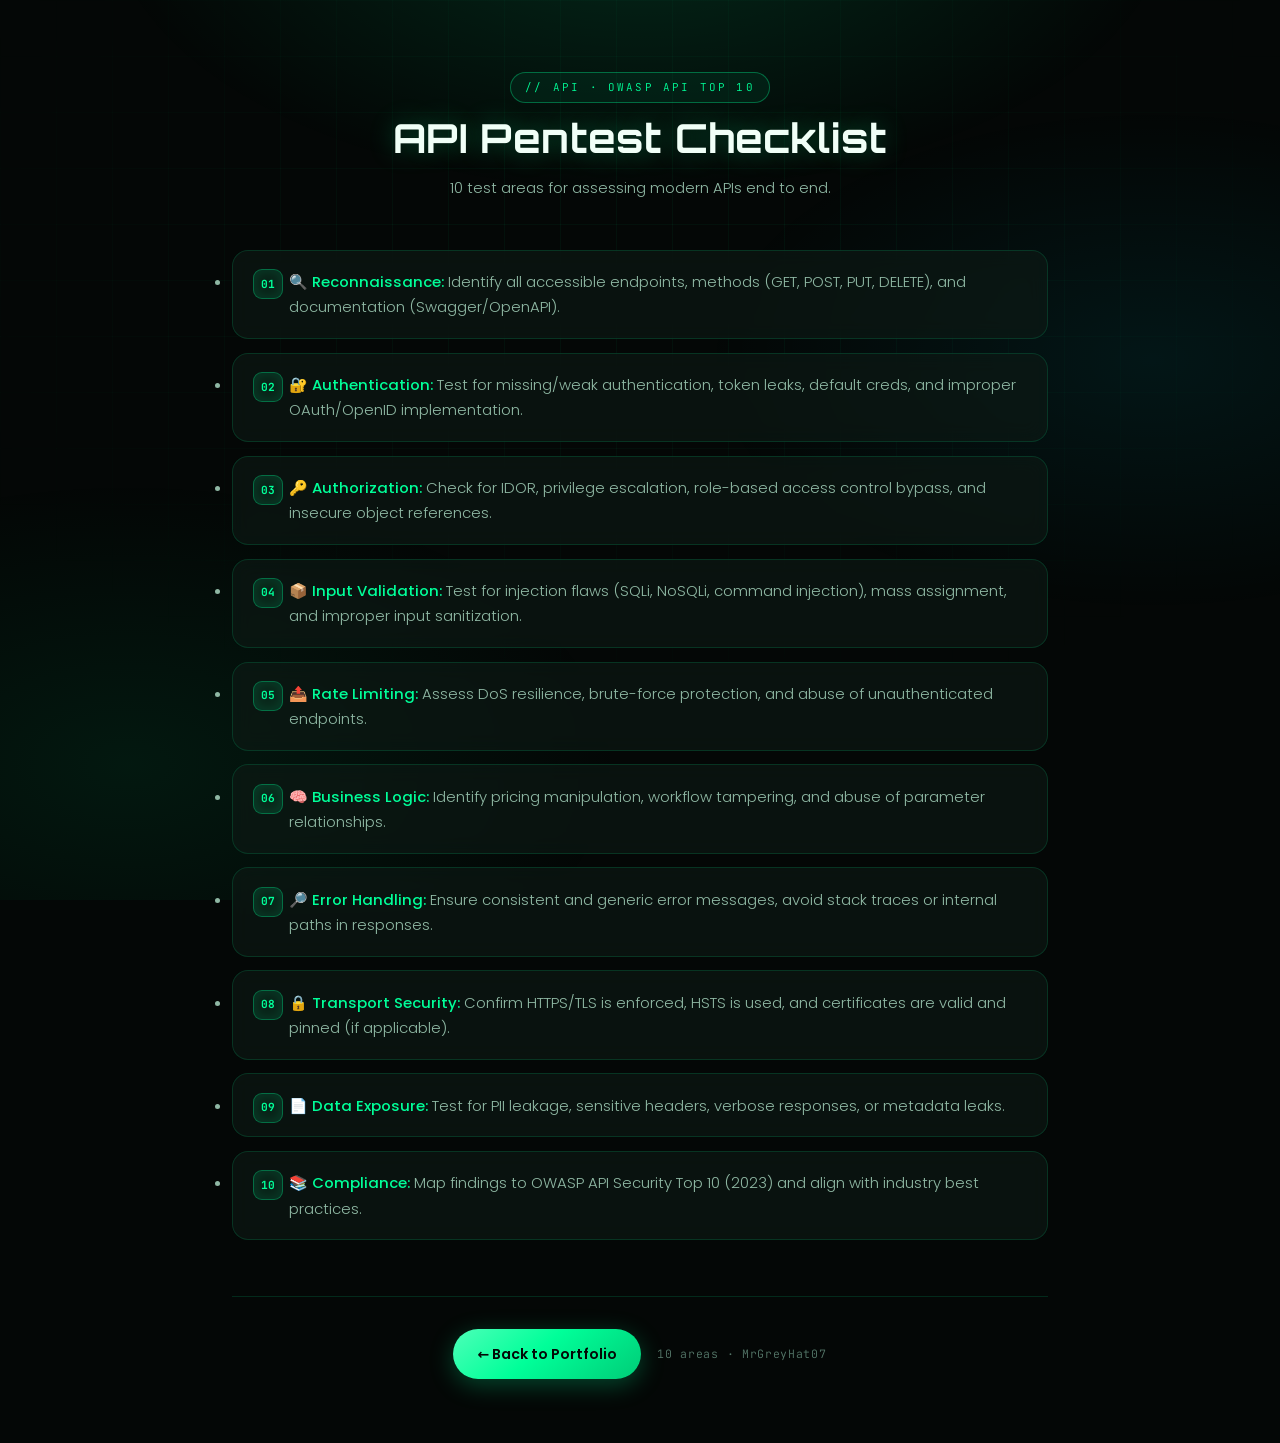
<file: checklists/api.html>
<!DOCTYPE html>
<html lang="en">

<head>
  <meta charset="UTF-8" />
  <meta name="viewport" content="width=device-width, initial-scale=1.0" />
  <meta name="theme-color" content="#040706" />
  <meta name="description" content="API Pentest Checklist by MrGreyHat07 — a practical offensive security testing checklist." />
  <title>API Pentest Checklist | MrGreyHat07</title>
  <link rel="preconnect" href="https://fonts.googleapis.com" />
  <link rel="preconnect" href="https://fonts.gstatic.com" crossorigin />
  <link href="https://fonts.googleapis.com/css2?family=Orbitron:wght@500;700;900&family=Poppins:wght@300;400;500;600;700&family=JetBrains+Mono:wght@400;500;700&display=swap"
    rel="stylesheet" />
  <link rel="stylesheet" href="../style2.css" />
  <link rel="icon" href="data:image/svg+xml,%3Csvg xmlns='http://www.w3.org/2000/svg' viewBox='0 0 100 100'%3E%3Crect width='100' height='100' rx='22' fill='%23050807'/%3E%3Ctext x='50' y='68' font-family='monospace' font-size='58' font-weight='bold' fill='%2300ff99' text-anchor='middle'%3EG%3C/text%3E%3C/svg%3E" />
</head>

<body>
  <section class="section">
    <header class="page-head">
      <span class="page-eyebrow">// API &middot; OWASP API Top 10</span>
      <h1>API Pentest Checklist</h1>
      <p class="page-sub">10 test areas for assessing modern APIs end to end.</p>
    </header>

    <ul>
      <li>🔍 <strong>Reconnaissance:</strong> Identify all accessible endpoints, methods (GET, POST, PUT, DELETE), and documentation (Swagger/OpenAPI).</li>
      <li>🔐 <strong>Authentication:</strong> Test for missing/weak authentication, token leaks, default creds, and improper OAuth/OpenID implementation.</li>
      <li>🔑 <strong>Authorization:</strong> Check for IDOR, privilege escalation, role-based access control bypass, and insecure object references.</li>
      <li>📦 <strong>Input Validation:</strong> Test for injection flaws (SQLi, NoSQLi, command injection), mass assignment, and improper input sanitization.</li>
      <li>📤 <strong>Rate Limiting:</strong> Assess DoS resilience, brute-force protection, and abuse of unauthenticated endpoints.</li>
      <li>🧠 <strong>Business Logic:</strong> Identify pricing manipulation, workflow tampering, and abuse of parameter relationships.</li>
      <li>🔎 <strong>Error Handling:</strong> Ensure consistent and generic error messages, avoid stack traces or internal paths in responses.</li>
      <li>🔒 <strong>Transport Security:</strong> Confirm HTTPS/TLS is enforced, HSTS is used, and certificates are valid and pinned (if applicable).</li>
      <li>📄 <strong>Data Exposure:</strong> Test for PII leakage, sensitive headers, verbose responses, or metadata leaks.</li>
      <li>📚 <strong>Compliance:</strong> Map findings to OWASP API Security Top 10 (2023) and align with industry best practices.</li>
    </ul>

    <div class="page-foot">
      <a href="../index.html" class="btn">&larr; Back to Portfolio</a>
      <span class="foot-note">10 areas &middot; MrGreyHat07</span>
    </div>
  </section>
</body>

</html>
</file>
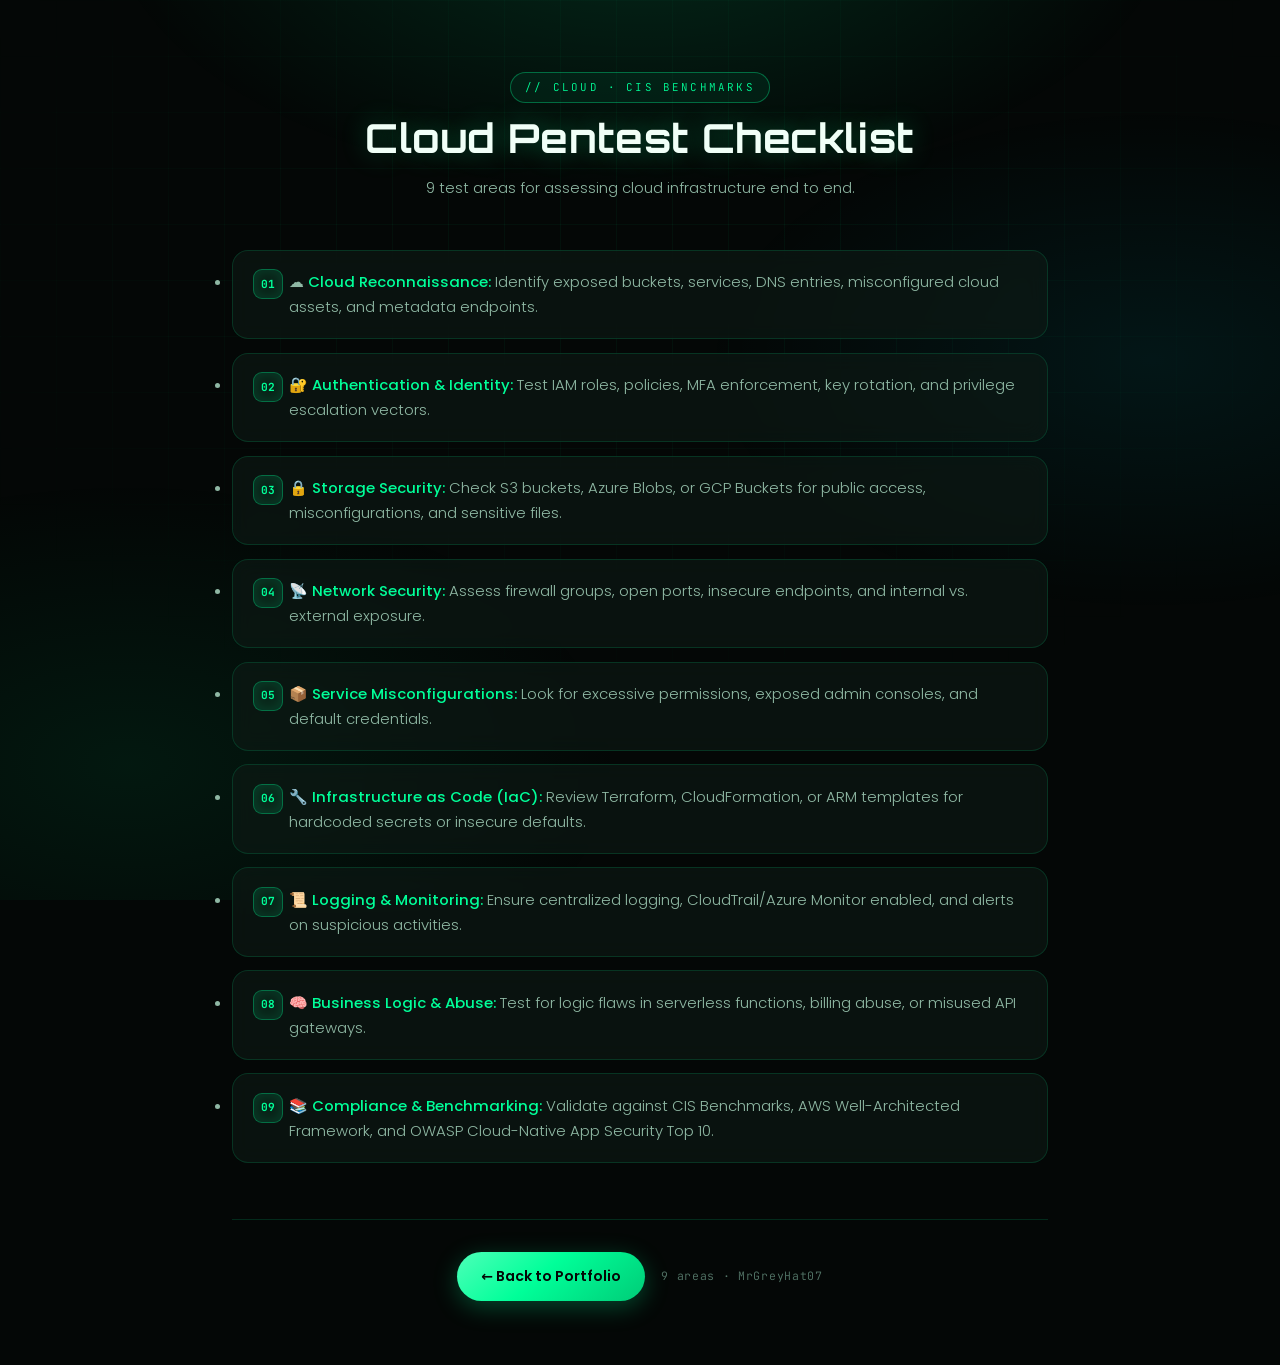
<file: checklists/cloud.html>
<!DOCTYPE html>
<html lang="en">

<head>
  <meta charset="UTF-8" />
  <meta name="viewport" content="width=device-width, initial-scale=1.0" />
  <meta name="theme-color" content="#040706" />
  <meta name="description" content="Cloud Pentest Checklist by MrGreyHat07 — a practical offensive security testing checklist." />
  <title>Cloud Pentest Checklist | MrGreyHat07</title>
  <link rel="preconnect" href="https://fonts.googleapis.com" />
  <link rel="preconnect" href="https://fonts.gstatic.com" crossorigin />
  <link href="https://fonts.googleapis.com/css2?family=Orbitron:wght@500;700;900&family=Poppins:wght@300;400;500;600;700&family=JetBrains+Mono:wght@400;500;700&display=swap"
    rel="stylesheet" />
  <link rel="stylesheet" href="../style2.css" />
  <link rel="icon" href="data:image/svg+xml,%3Csvg xmlns='http://www.w3.org/2000/svg' viewBox='0 0 100 100'%3E%3Crect width='100' height='100' rx='22' fill='%23050807'/%3E%3Ctext x='50' y='68' font-family='monospace' font-size='58' font-weight='bold' fill='%2300ff99' text-anchor='middle'%3EG%3C/text%3E%3C/svg%3E" />
</head>

<body>
  <section class="section">
    <header class="page-head">
      <span class="page-eyebrow">// Cloud &middot; CIS Benchmarks</span>
      <h1>Cloud Pentest Checklist</h1>
      <p class="page-sub">9 test areas for assessing cloud infrastructure end to end.</p>
    </header>

    <ul>
      <li>☁️ <strong>Cloud Reconnaissance:</strong> Identify exposed buckets, services, DNS entries, misconfigured cloud assets, and metadata endpoints.</li>
      <li>🔐 <strong>Authentication & Identity:</strong> Test IAM roles, policies, MFA enforcement, key rotation, and privilege escalation vectors.</li>
      <li>🔒 <strong>Storage Security:</strong> Check S3 buckets, Azure Blobs, or GCP Buckets for public access, misconfigurations, and sensitive files.</li>
      <li>📡 <strong>Network Security:</strong> Assess firewall groups, open ports, insecure endpoints, and internal vs. external exposure.</li>
      <li>📦 <strong>Service Misconfigurations:</strong> Look for excessive permissions, exposed admin consoles, and default credentials.</li>
      <li>🔧 <strong>Infrastructure as Code (IaC):</strong> Review Terraform, CloudFormation, or ARM templates for hardcoded secrets or insecure defaults.</li>
      <li>📜 <strong>Logging & Monitoring:</strong> Ensure centralized logging, CloudTrail/Azure Monitor enabled, and alerts on suspicious activities.</li>
      <li>🧠 <strong>Business Logic & Abuse:</strong> Test for logic flaws in serverless functions, billing abuse, or misused API gateways.</li>
      <li>📚 <strong>Compliance & Benchmarking:</strong> Validate against CIS Benchmarks, AWS Well-Architected Framework, and OWASP Cloud-Native App Security Top 10.</li>
    </ul>

    <div class="page-foot">
      <a href="../index.html" class="btn">&larr; Back to Portfolio</a>
      <span class="foot-note">9 areas &middot; MrGreyHat07</span>
    </div>
  </section>
</body>

</html>
</file>
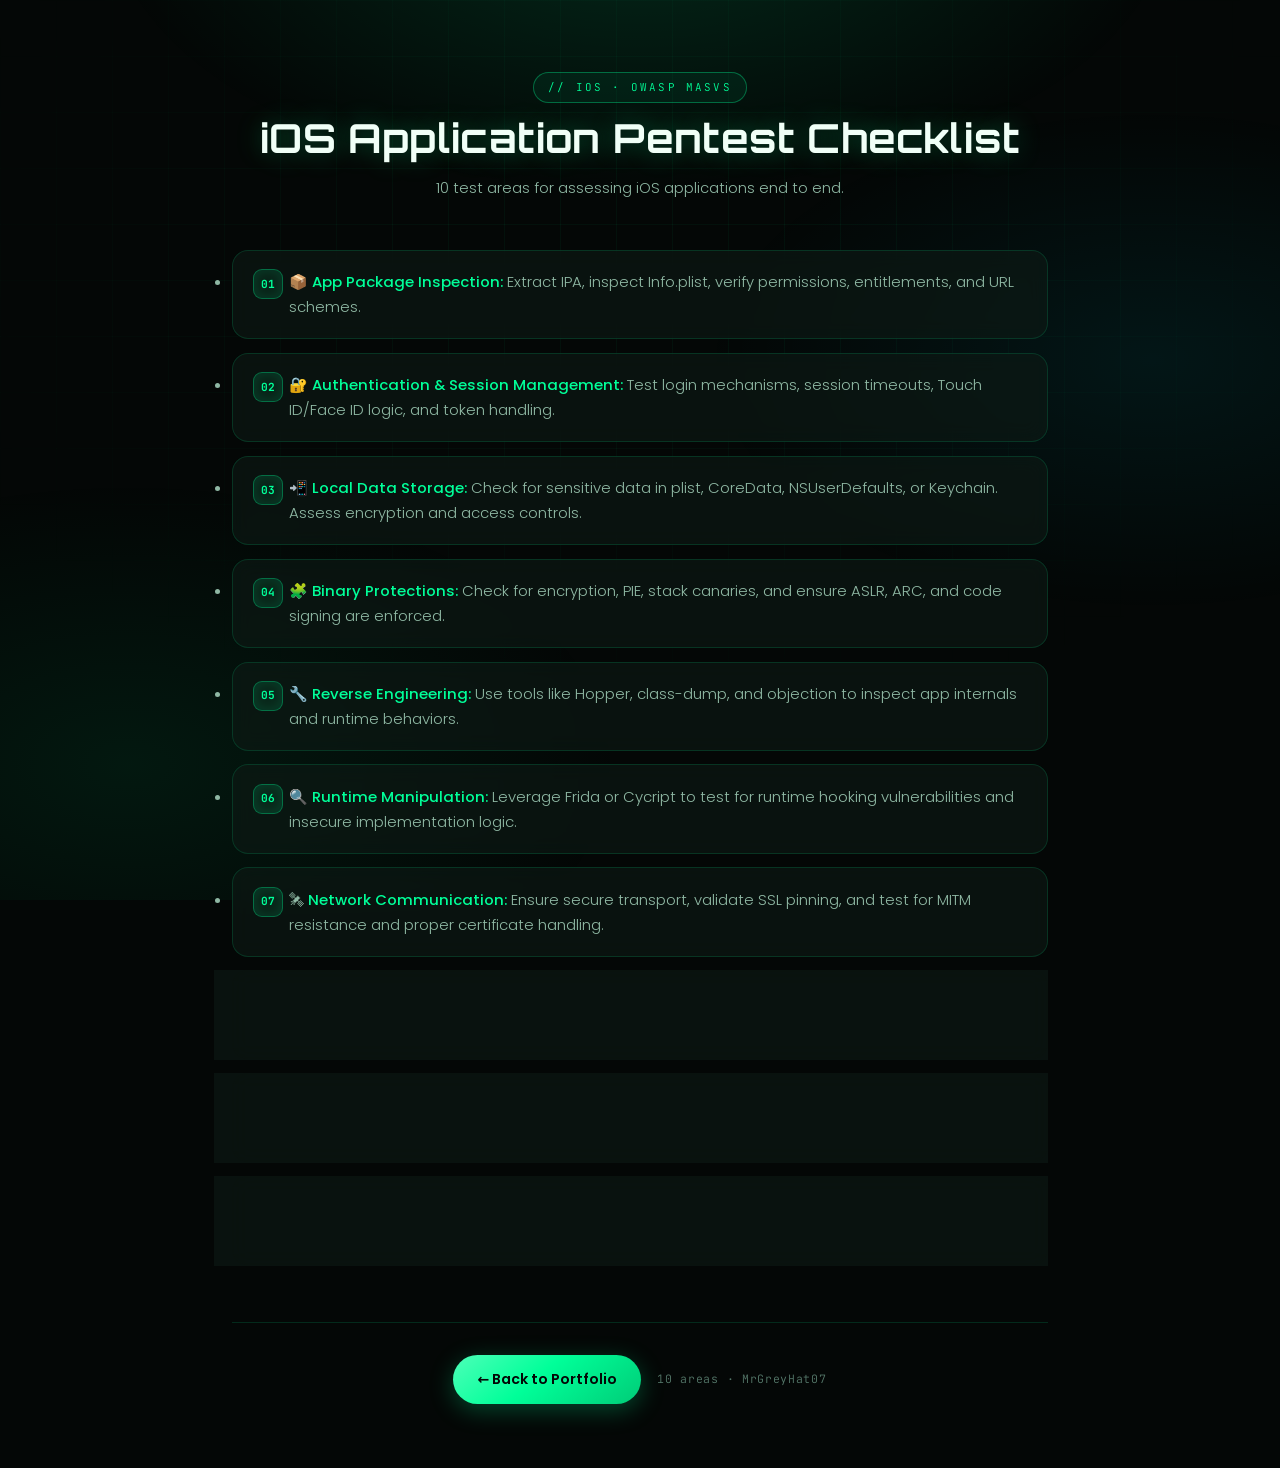
<file: checklists/ios.html>
<!DOCTYPE html>
<html lang="en">

<head>
  <meta charset="UTF-8" />
  <meta name="viewport" content="width=device-width, initial-scale=1.0" />
  <meta name="theme-color" content="#040706" />
  <meta name="description" content="iOS Application Pentest Checklist by MrGreyHat07 — a practical offensive security testing checklist." />
  <title>iOS Application Pentest Checklist | MrGreyHat07</title>
  <link rel="preconnect" href="https://fonts.googleapis.com" />
  <link rel="preconnect" href="https://fonts.gstatic.com" crossorigin />
  <link href="https://fonts.googleapis.com/css2?family=Orbitron:wght@500;700;900&family=Poppins:wght@300;400;500;600;700&family=JetBrains+Mono:wght@400;500;700&display=swap"
    rel="stylesheet" />
  <link rel="stylesheet" href="../style2.css" />
  <link rel="icon" href="data:image/svg+xml,%3Csvg xmlns='http://www.w3.org/2000/svg' viewBox='0 0 100 100'%3E%3Crect width='100' height='100' rx='22' fill='%23050807'/%3E%3Ctext x='50' y='68' font-family='monospace' font-size='58' font-weight='bold' fill='%2300ff99' text-anchor='middle'%3EG%3C/text%3E%3C/svg%3E" />
</head>

<body>
  <section class="section">
    <header class="page-head">
      <span class="page-eyebrow">// iOS &middot; OWASP MASVS</span>
      <h1>iOS Application Pentest Checklist</h1>
      <p class="page-sub">10 test areas for assessing iOS applications end to end.</p>
    </header>

    <ul>
      <li>📦 <strong>App Package Inspection:</strong> Extract IPA, inspect Info.plist, verify permissions, entitlements, and URL schemes.</li>
      <li>🔐 <strong>Authentication & Session Management:</strong> Test login mechanisms, session timeouts, Touch ID/Face ID logic, and token handling.</li>
      <li>📲 <strong>Local Data Storage:</strong> Check for sensitive data in plist, CoreData, NSUserDefaults, or Keychain. Assess encryption and access controls.</li>
      <li>🧩 <strong>Binary Protections:</strong> Check for encryption, PIE, stack canaries, and ensure ASLR, ARC, and code signing are enforced.</li>
      <li>🔧 <strong>Reverse Engineering:</strong> Use tools like Hopper, class-dump, and objection to inspect app internals and runtime behaviors.</li>
      <li>🔍 <strong>Runtime Manipulation:</strong> Leverage Frida or Cycript to test for runtime hooking vulnerabilities and insecure implementation logic.</li>
      <li>🛰 <strong>Network Communication:</strong> Ensure secure transport, validate SSL pinning, and test for MITM resistance and proper certificate handling.</li>
      <li>🔄 <strong>Inter-Process Communication:</strong> Test for insecure custom URL schemes, Universal Links, and unprotected inter-app communication.</li>
      <li>📉 <strong>Error & Logging:</strong> Ensure no sensitive data is leaked in logs, and crash handlers do not expose internal details.</li>
      <li>📚 <strong>Compliance & MASVS:</strong> Map assessment results to OWASP MASVS and Apple security best practices.</li>
    </ul>

    <div class="page-foot">
      <a href="../index.html" class="btn">&larr; Back to Portfolio</a>
      <span class="foot-note">10 areas &middot; MrGreyHat07</span>
    </div>
  </section>
</body>

</html>
</file>
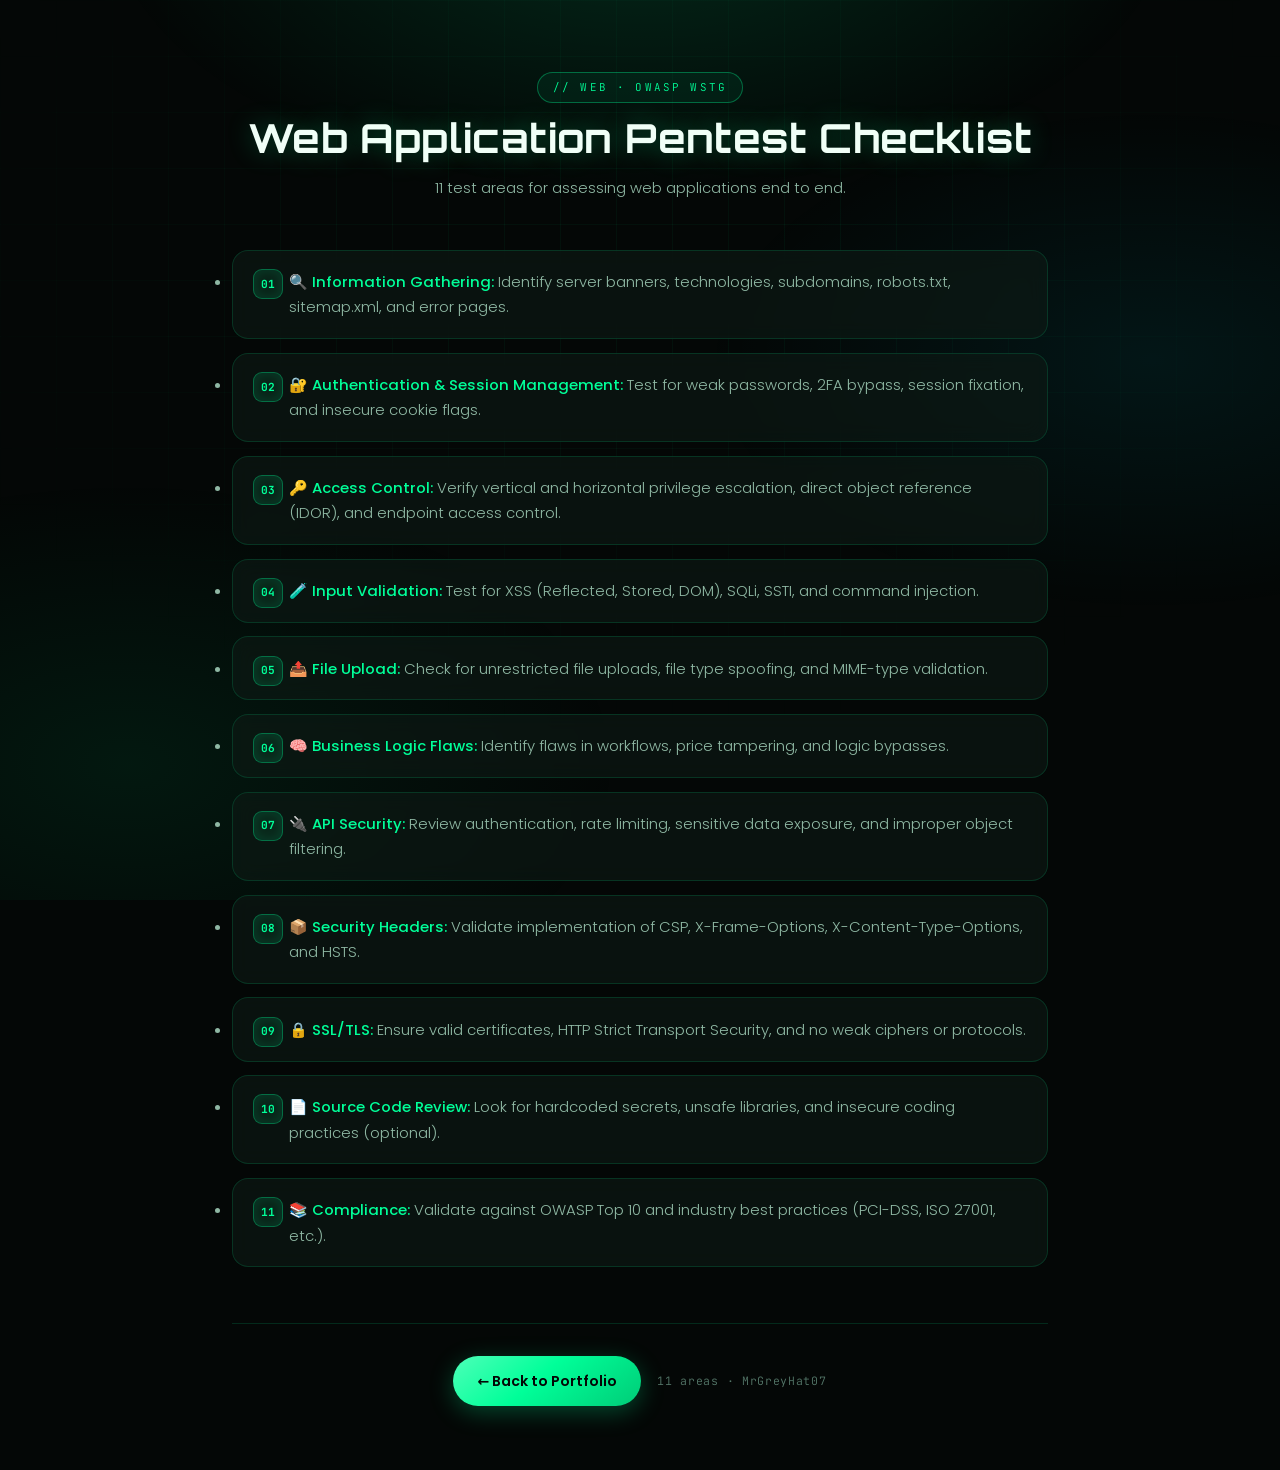
<file: checklists/web.html>
<!DOCTYPE html>
<html lang="en">

<head>
  <meta charset="UTF-8" />
  <meta name="viewport" content="width=device-width, initial-scale=1.0" />
  <meta name="theme-color" content="#040706" />
  <meta name="description" content="Web Application Pentest Checklist by MrGreyHat07 — a practical offensive security testing checklist." />
  <title>Web Application Pentest Checklist | MrGreyHat07</title>
  <link rel="preconnect" href="https://fonts.googleapis.com" />
  <link rel="preconnect" href="https://fonts.gstatic.com" crossorigin />
  <link href="https://fonts.googleapis.com/css2?family=Orbitron:wght@500;700;900&family=Poppins:wght@300;400;500;600;700&family=JetBrains+Mono:wght@400;500;700&display=swap"
    rel="stylesheet" />
  <link rel="stylesheet" href="../style2.css" />
  <link rel="icon" href="data:image/svg+xml,%3Csvg xmlns='http://www.w3.org/2000/svg' viewBox='0 0 100 100'%3E%3Crect width='100' height='100' rx='22' fill='%23050807'/%3E%3Ctext x='50' y='68' font-family='monospace' font-size='58' font-weight='bold' fill='%2300ff99' text-anchor='middle'%3EG%3C/text%3E%3C/svg%3E" />
</head>

<body>
  <section class="section">
    <header class="page-head">
      <span class="page-eyebrow">// Web &middot; OWASP WSTG</span>
      <h1>Web Application Pentest Checklist</h1>
      <p class="page-sub">11 test areas for assessing web applications end to end.</p>
    </header>

    <ul>
      <li>🔍 <strong>Information Gathering:</strong> Identify server banners, technologies, subdomains, robots.txt, sitemap.xml, and error pages.</li>
      <li>🔐 <strong>Authentication & Session Management:</strong> Test for weak passwords, 2FA bypass, session fixation, and insecure cookie flags.</li>
      <li>🔑 <strong>Access Control:</strong> Verify vertical and horizontal privilege escalation, direct object reference (IDOR), and endpoint access control.</li>
      <li>🧪 <strong>Input Validation:</strong> Test for XSS (Reflected, Stored, DOM), SQLi, SSTI, and command injection.</li>
      <li>📤 <strong>File Upload:</strong> Check for unrestricted file uploads, file type spoofing, and MIME-type validation.</li>
      <li>🧠 <strong>Business Logic Flaws:</strong> Identify flaws in workflows, price tampering, and logic bypasses.</li>
      <li>🔌 <strong>API Security:</strong> Review authentication, rate limiting, sensitive data exposure, and improper object filtering.</li>
      <li>📦 <strong>Security Headers:</strong> Validate implementation of CSP, X-Frame-Options, X-Content-Type-Options, and HSTS.</li>
      <li>🔒 <strong>SSL/TLS:</strong> Ensure valid certificates, HTTP Strict Transport Security, and no weak ciphers or protocols.</li>
      <li>📄 <strong>Source Code Review:</strong> Look for hardcoded secrets, unsafe libraries, and insecure coding practices (optional).</li>
      <li>📚 <strong>Compliance:</strong> Validate against OWASP Top 10 and industry best practices (PCI-DSS, ISO 27001, etc.).</li>
    </ul>

    <div class="page-foot">
      <a href="../index.html" class="btn">&larr; Back to Portfolio</a>
      <span class="foot-note">11 areas &middot; MrGreyHat07</span>
    </div>
  </section>
</body>

</html>
</file>
<file: style.css>
/* ═══════════════════════════════════════════════════════════
   MrGreyHat — Portfolio
   Theme: Neon Green on Deep Black
   ═══════════════════════════════════════════════════════════ */

/* ── Design tokens ───────────────────────────────────────── */
:root {
  --bg-0: #040706;
  --bg-1: #070c0a;
  --bg-2: #0b1310;
  --card: rgba(13, 26, 21, 0.62);
  --card-solid: #0d1a15;

  --green: #00ff99;
  --green-2: #4dffb8;
  --green-deep: #00cc77;
  --cyan: #00e5ff;
  --magenta: #ff2bd6;
  --amber: #ffc857;

  --text: #d9ffee;
  --muted: #7fae98;
  --faint: #4a6b5c;

  --line: rgba(0, 255, 153, 0.14);
  --line-strong: rgba(0, 255, 153, 0.34);

  --glow-sm: 0 0 8px rgba(0, 255, 153, 0.35);
  --glow-md: 0 0 22px rgba(0, 255, 153, 0.22);
  --glow-lg: 0 0 48px rgba(0, 255, 153, 0.16);

  --font-display: 'Orbitron', system-ui, sans-serif;
  --font-body: 'Poppins', system-ui, sans-serif;
  --font-mono: 'JetBrains Mono', ui-monospace, 'Cascadia Code', monospace;

  --r-sm: 8px;
  --r-md: 14px;
  --r-lg: 20px;
  --r-xl: 26px;

  --ease: cubic-bezier(0.22, 1, 0.36, 1);
  --ease-out-back: cubic-bezier(0.34, 1.56, 0.64, 1);

  --nav-h: 68px;
  --wrap: 1180px;
}

/* ── Reset ──────────────────────────────────────────────── */
*,
*::before,
*::after {
  margin: 0;
  padding: 0;
  box-sizing: border-box;
}

html {
  scroll-behavior: smooth;
  scroll-padding-top: calc(var(--nav-h) + 16px);
  -webkit-text-size-adjust: 100%;
}

body {
  min-height: 100vh;
  background: var(--bg-0);
  color: var(--text);
  font-family: var(--font-body);
  font-weight: 300;
  line-height: 1.75;
  overflow-x: hidden;
  -webkit-font-smoothing: antialiased;
  position: relative;
}

img {
  max-width: 100%;
  display: block;
}

button {
  font: inherit;
  cursor: pointer;
  border: none;
  background: none;
  color: inherit;
}

ul {
  list-style: none;
}

a {
  color: var(--green);
  text-decoration: none;
  transition: color 0.25s var(--ease);
}

a:hover {
  color: var(--green-2);
}

::selection {
  background: rgba(0, 255, 153, 0.28);
  color: #fff;
}

/* Scrollbar */
::-webkit-scrollbar {
  width: 10px;
}

::-webkit-scrollbar-track {
  background: var(--bg-1);
}

::-webkit-scrollbar-thumb {
  background: linear-gradient(var(--green-deep), var(--green-deep));
  border-radius: 10px;
  border: 2px solid var(--bg-1);
}

::-webkit-scrollbar-thumb:hover {
  background: var(--green);
}

/* ── Layout helpers ─────────────────────────────────────── */
.wrap {
  width: 100%;
  max-width: var(--wrap);
  margin-inline: auto;
  padding-inline: clamp(1.1rem, 4vw, 2.5rem);
}

.wrap.narrow {
  max-width: 860px;
}

.sprite {
  position: absolute;
  width: 0;
  height: 0;
  overflow: hidden;
}

.ico {
  width: 1.25em;
  height: 1.25em;
  fill: none;
  stroke: currentColor;
  stroke-width: 1.9;
  stroke-linecap: round;
  stroke-linejoin: round;
  flex: none;
  vertical-align: middle;
}

.ico-xs {
  width: 0.95em;
  height: 0.95em;
  stroke-width: 2.2;
}

/* ── Background FX ──────────────────────────────────────── */
.bg-fx {
  position: fixed;
  inset: 0;
  z-index: 0;
  pointer-events: none;
  overflow: hidden;
}

.bg-grid {
  position: absolute;
  inset: -50%;
  background-image:
    linear-gradient(rgba(0, 255, 153, 0.055) 1px, transparent 1px),
    linear-gradient(90deg, rgba(0, 255, 153, 0.055) 1px, transparent 1px);
  background-size: 64px 64px;
  transform: perspective(600px) rotateX(52deg) translateY(-8%);
  transform-origin: 50% 0;
  mask-image: linear-gradient(to bottom, #000 0%, transparent 68%);
  -webkit-mask-image: linear-gradient(to bottom, #000 0%, transparent 68%);
  animation: gridDrift 26s linear infinite;
}

@keyframes gridDrift {
  to {
    background-position: 0 64px, 64px 0;
  }
}

.orb {
  position: absolute;
  border-radius: 50%;
  filter: blur(90px);
  opacity: 0.5;
  will-change: transform;
}

.orb-a {
  width: 46vw;
  height: 46vw;
  min-width: 340px;
  min-height: 340px;
  top: -12vw;
  left: -10vw;
  background: radial-gradient(circle, rgba(0, 255, 153, 0.30), transparent 68%);
  animation: float1 24s ease-in-out infinite;
}

.orb-b {
  width: 38vw;
  height: 38vw;
  min-width: 280px;
  min-height: 280px;
  top: 32%;
  right: -12vw;
  background: radial-gradient(circle, rgba(0, 229, 255, 0.20), transparent 68%);
  animation: float2 30s ease-in-out infinite;
}

.orb-c {
  width: 42vw;
  height: 42vw;
  min-width: 320px;
  min-height: 320px;
  bottom: -14vw;
  left: 22%;
  background: radial-gradient(circle, rgba(0, 204, 119, 0.22), transparent 68%);
  animation: float3 27s ease-in-out infinite;
}

@keyframes float1 {

  0%,
  100% {
    transform: translate(0, 0) scale(1);
  }

  50% {
    transform: translate(6vw, 5vw) scale(1.12);
  }
}

@keyframes float2 {

  0%,
  100% {
    transform: translate(0, 0) scale(1);
  }

  50% {
    transform: translate(-7vw, -6vw) scale(0.9);
  }
}

@keyframes float3 {

  0%,
  100% {
    transform: translate(0, 0) scale(1);
  }

  50% {
    transform: translate(5vw, -7vw) scale(1.1);
  }
}

.scanlines {
  position: absolute;
  inset: 0;
  background: repeating-linear-gradient(to bottom,
      rgba(0, 0, 0, 0) 0 3px,
      rgba(0, 0, 0, 0.22) 3px 4px);
  opacity: 0.5;
  mix-blend-mode: multiply;
}

.cursor-glow {
  position: fixed;
  z-index: 1;
  width: 460px;
  height: 460px;
  border-radius: 50%;
  pointer-events: none;
  transform: translate(-50%, -50%);
  background: radial-gradient(circle, rgba(0, 255, 153, 0.085), transparent 62%);
  opacity: 0;
  transition: opacity 0.5s ease;
}

.cursor-glow.on {
  opacity: 1;
}

/* ── Scroll progress ────────────────────────────────────── */
.scroll-progress {
  position: fixed;
  top: 0;
  left: 0;
  right: 0;
  height: 3px;
  z-index: 120;
  background: rgba(0, 255, 153, 0.07);
}

.scroll-progress span {
  display: block;
  height: 100%;
  width: 0;
  background: linear-gradient(90deg, var(--green-deep), var(--green), var(--cyan));
  box-shadow: 0 0 12px rgba(0, 255, 153, 0.8);
  transition: width 0.1s linear;
}

/* ── Navbar ─────────────────────────────────────────────── */
.topbar {
  position: fixed;
  inset: 0 0 auto 0;
  z-index: 110;
  height: var(--nav-h);
  display: flex;
  align-items: center;
  gap: 1rem;
  padding-inline: clamp(1rem, 4vw, 2.5rem);
  border-bottom: 1px solid transparent;
  transition: background 0.4s var(--ease), border-color 0.4s var(--ease),
    backdrop-filter 0.4s var(--ease), height 0.4s var(--ease);
}

.topbar.stuck {
  height: 60px;
  background: rgba(4, 8, 6, 0.82);
  backdrop-filter: blur(16px) saturate(140%);
  -webkit-backdrop-filter: blur(16px) saturate(140%);
  border-bottom-color: var(--line);
  box-shadow: 0 10px 40px rgba(0, 0, 0, 0.55);
}

.brand {
  display: inline-flex;
  align-items: center;
  gap: 0.6rem;
  color: var(--text);
  font-family: var(--font-display);
  font-weight: 700;
  letter-spacing: 0.06em;
  margin-right: auto;
}

.brand-mark {
  display: grid;
  place-items: center;
  width: 34px;
  height: 34px;
  border-radius: 10px;
  font-size: 1rem;
  color: #040706;
  background: linear-gradient(140deg, var(--green), var(--green-deep));
  box-shadow: var(--glow-sm), inset 0 1px 0 rgba(255, 255, 255, 0.35);
  transition: transform 0.4s var(--ease-out-back), box-shadow 0.3s ease;
}

.brand:hover .brand-mark {
  transform: rotate(-12deg) scale(1.08);
  box-shadow: 0 0 18px rgba(0, 255, 153, 0.7), inset 0 1px 0 rgba(255, 255, 255, 0.45);
}

.brand-text {
  font-size: 0.98rem;
}

.brand-text em {
  font-style: normal;
  color: var(--green);
}

.nav {
  display: flex;
  align-items: center;
  gap: 0.15rem;
}

.nav a {
  position: relative;
  padding: 0.5rem 0.85rem;
  font-size: 0.85rem;
  font-weight: 400;
  letter-spacing: 0.03em;
  color: var(--muted);
  border-radius: var(--r-sm);
}

.nav a::after {
  content: '';
  position: absolute;
  left: 50%;
  bottom: 2px;
  width: 0;
  height: 2px;
  border-radius: 2px;
  background: var(--green);
  box-shadow: var(--glow-sm);
  transform: translateX(-50%);
  transition: width 0.32s var(--ease);
}

.nav a:hover {
  color: var(--text);
}

.nav a:hover::after {
  width: 55%;
}

.nav a.active {
  color: var(--green);
}

.nav a.active::after {
  width: 55%;
}

.nav .nav-cta {
  margin-left: 0.6rem;
  padding: 0.48rem 1.1rem;
  color: #040706;
  font-weight: 600;
  background: linear-gradient(140deg, var(--green), var(--green-deep));
  box-shadow: 0 0 16px rgba(0, 255, 153, 0.28);
  transition: transform 0.3s var(--ease-out-back), box-shadow 0.3s ease;
}

.nav .nav-cta::after {
  display: none;
}

.nav .nav-cta:hover {
  color: #040706;
  transform: translateY(-2px);
  box-shadow: 0 0 26px rgba(0, 255, 153, 0.55);
}

.nav-toggle {
  display: none;
  width: 42px;
  height: 42px;
  place-items: center;
  border-radius: var(--r-sm);
  border: 1px solid var(--line);
  color: var(--green);
  background: rgba(0, 255, 153, 0.05);
  font-size: 22px;
}

.nav-toggle .ico {
  width: 22px;
  height: 22px;
}

.nav-backdrop {
  position: fixed;
  inset: 0;
  z-index: 100;
  background: rgba(0, 0, 0, 0.6);
  backdrop-filter: blur(4px);
}

/* ── Hero ───────────────────────────────────────────────── */
.hero {
  position: relative;
  z-index: 2;
  min-height: 100svh;
  display: grid;
  place-items: center;
  padding: calc(var(--nav-h) + 3rem) 1.25rem 6rem;
  overflow: hidden;
  isolation: isolate;
}

/* NOTE: original path was '../images/...' which 404s from the site root */
.hero-bg {
  position: absolute;
  inset: 0;
  z-index: -2;
  background:
    radial-gradient(ellipse at 50% 45%, rgba(0, 255, 153, 0.12), transparent 62%),
    linear-gradient(180deg, #04070600, #040706ee),
    url('images/368059193-dfaa0f94-5333-481b-a806-eaa0ea1e7f2f.gif') no-repeat center center fixed;
  background-size: cover;
  filter: saturate(0.55) contrast(1.05) brightness(0.5);
  transform: scale(1.06);
  animation: heroZoom 26s ease-in-out infinite alternate;
}

@keyframes heroZoom {
  from {
    transform: scale(1.04);
  }

  to {
    transform: scale(1.14);
  }
}

.hero-veil {
  position: absolute;
  inset: 0;
  z-index: -1;
  background:
    linear-gradient(180deg, rgba(4, 7, 6, 0.7) 0%, rgba(4, 7, 6, 0.35) 40%, #040706 100%),
    radial-gradient(circle at 50% 50%, transparent 22%, rgba(4, 7, 6, 0.86) 78%);
}

.hero-inner {
  position: relative;
  width: 100%;
  max-width: 900px;
  text-align: center;
}

.status-pill {
  display: inline-flex;
  align-items: center;
  gap: 0.55rem;
  padding: 0.4rem 1rem;
  margin-bottom: 1.6rem;
  border-radius: 999px;
  border: 1px solid var(--line-strong);
  background: rgba(0, 255, 153, 0.06);
  backdrop-filter: blur(8px);
  font-family: var(--font-mono);
  font-size: 0.72rem;
  letter-spacing: 0.08em;
  text-transform: uppercase;
  color: var(--green);
  box-shadow: var(--glow-sm);
}

.pulse-dot {
  position: relative;
  width: 8px;
  height: 8px;
  border-radius: 50%;
  background: var(--green);
}

.pulse-dot::after {
  content: '';
  position: absolute;
  inset: 0;
  border-radius: 50%;
  background: var(--green);
  animation: ping 1.9s cubic-bezier(0, 0, 0.2, 1) infinite;
}

@keyframes ping {

  0% {
    transform: scale(1);
    opacity: 0.85;
  }

  75%,
  100% {
    transform: scale(3.6);
    opacity: 0;
  }
}

.glitch {
  position: relative;
  display: inline-block;
  font-family: var(--font-display);
  font-weight: 900;
  font-size: clamp(2.6rem, 9vw, 6.2rem);
  line-height: 1.05;
  letter-spacing: 0.02em;
  color: #eafff5;
  text-shadow: 0 0 24px rgba(0, 255, 153, 0.55);
  animation: glitchSkew 3.2s infinite;
}

.glitch::before,
.glitch::after {
  content: attr(data-text);
  position: absolute;
  inset: 0;
  opacity: 0;
  pointer-events: none;
}

.glitch::before {
  color: var(--magenta);
  text-shadow: 0 0 14px rgba(255, 43, 214, 0.7);
}

.glitch::after {
  color: var(--cyan);
  text-shadow: 0 0 14px rgba(0, 229, 255, 0.7);
}

.glitch:hover::before,
.glitch:hover::after {
  animation: glitchSlice 0.55s steps(2, end) infinite;
  opacity: 0.85;
}

@keyframes glitchSkew {

  0%,
  88%,
  100% {
    transform: skew(0);
  }

  90% {
    transform: skew(0.6deg, 0.4deg);
  }

  94% {
    transform: skew(-0.6deg, -0.4deg);
  }
}

@keyframes glitchSlice {
  0% {
    clip-path: inset(12% 0 78% 0);
    transform: translate(-4px, -2px);
  }

  25% {
    clip-path: inset(52% 0 26% 0);
    transform: translate(4px, 2px);
  }

  50% {
    clip-path: inset(78% 0 8% 0);
    transform: translate(-3px, 1px);
  }

  75% {
    clip-path: inset(32% 0 58% 0);
    transform: translate(3px, -2px);
  }

  100% {
    clip-path: inset(12% 0 78% 0);
    transform: translate(-4px, -2px);
  }
}

.hero-name {
  margin-top: 0.5rem;
  font-family: var(--font-mono);
  font-size: clamp(0.8rem, 2.2vw, 0.95rem);
  font-weight: 500;
  letter-spacing: 0.22em;
  text-transform: uppercase;
  color: var(--muted);
}

.hero-name .sep {
  margin-inline: 0.7em;
  color: var(--green);
}

.hero-role {
  display: flex;
  align-items: center;
  justify-content: center;
  gap: 0.5rem;
  margin-top: 0.9rem;
  font-family: var(--font-mono);
  font-size: clamp(0.95rem, 2.6vw, 1.45rem);
  font-weight: 500;
  letter-spacing: 0.04em;
  color: var(--green);
  text-shadow: 0 0 14px rgba(0, 255, 153, 0.5);
  min-height: 1.9em;
}

.prompt {
  color: var(--faint);
}

.typed {
  color: var(--green-2);
}

.caret {
  display: inline-block;
  width: 10px;
  height: 1.1em;
  margin-top: 0.14em;
  background: var(--green);
  box-shadow: var(--glow-sm);
  animation: blink 1s steps(1) infinite;
}

@keyframes blink {

  0%,
  50% {
    opacity: 1;
  }

  51%,
  100% {
    opacity: 0;
  }
}

.hero-tag {
  max-width: 620px;
  margin: 1.5rem auto 0;
  color: var(--muted);
  font-size: clamp(0.92rem, 2vw, 1.05rem);
}

.hero-actions {
  display: flex;
  flex-wrap: wrap;
  justify-content: center;
  gap: 0.8rem;
  margin-top: 2.2rem;
}

.hero-social {
  display: flex;
  justify-content: center;
  gap: 0.7rem;
  margin-top: 2rem;
}

.hero-social a {
  display: grid;
  place-items: center;
  width: 42px;
  height: 42px;
  border-radius: 12px;
  border: 1px solid var(--line);
  background: rgba(0, 255, 153, 0.04);
  color: var(--muted);
  transition: transform 0.35s var(--ease-out-back), color 0.3s ease,
    border-color 0.3s ease, box-shadow 0.3s ease, background 0.3s ease;
}

.hero-social a .ico {
  width: 19px;
  height: 19px;
}

.hero-social a:hover {
  transform: translateY(-5px);
  color: var(--green);
  border-color: var(--line-strong);
  background: rgba(0, 255, 153, 0.1);
  box-shadow: var(--glow-md);
}

.hero-email {
  display: inline-flex;
  align-items: center;
  gap: 0.55rem;
  margin-top: 1.4rem;
  padding: 0.6rem 1.25rem;
  border-radius: 999px;
  border: 1px solid var(--line-strong);
  background: rgba(0, 255, 153, 0.07);
  backdrop-filter: blur(8px);
  font-family: var(--font-mono);
  font-size: 0.86rem;
  letter-spacing: 0.02em;
  color: var(--green);
  box-shadow: var(--glow-sm);
  transition: transform 0.4s var(--ease-out-back), background 0.3s ease,
    border-color 0.3s ease, box-shadow 0.3s ease;
}

.hero-email .ico {
  width: 16px;
  height: 16px;
}

.hero-email:hover {
  transform: translateY(-3px);
  color: var(--green);
  border-color: var(--green);
  background: rgba(0, 255, 153, 0.15);
  box-shadow: 0 0 26px rgba(0, 255, 153, 0.45);
}

.scroll-cue {
  position: absolute;
  bottom: 1.8rem;
  left: 50%;
  transform: translateX(-50%);
  display: grid;
  justify-items: center;
  gap: 0.5rem;
  color: var(--faint);
}

.scroll-cue-text {
  font-family: var(--font-mono);
  font-size: 0.7rem;
  letter-spacing: 0.28em;
  text-transform: uppercase;
}

.scroll-cue-line {
  display: block;
  width: 1px;
  height: 46px;
  overflow: hidden;
  background: rgba(0, 255, 153, 0.16);
}

.scroll-cue-line i {
  display: block;
  width: 100%;
  height: 55%;
  background: linear-gradient(180deg, transparent, var(--green));
  animation: cueRun 1.9s cubic-bezier(0.65, 0, 0.35, 1) infinite;
}

@keyframes cueRun {
  0% {
    transform: translateY(-110%);
  }

  100% {
    transform: translateY(200%);
  }
}

/* ── Sections ───────────────────────────────────────────── */
.section {
  position: relative;
  z-index: 2;
  padding: clamp(4rem, 9vw, 7.5rem) 0;
}

.section-flush {
  padding-top: 0;
  padding-bottom: 0;
}

.section-dark {
  background:
    linear-gradient(180deg, rgba(11, 19, 16, 0.9), rgba(4, 7, 6, 0.92));
  border-block: 1px solid var(--line);
  backdrop-filter: blur(2px);
}

.section-head {
  text-align: center;
  margin-bottom: clamp(2.2rem, 5vw, 3.4rem);
}

.kicker {
  display: inline-flex;
  align-items: center;
  gap: 0.6rem;
  font-family: var(--font-mono);
  font-size: 0.72rem;
  letter-spacing: 0.24em;
  text-transform: uppercase;
  color: var(--muted);
  margin-bottom: 0.7rem;
}

.kicker i {
  display: block;
  width: 26px;
  height: 1px;
  background: linear-gradient(90deg, transparent, var(--green));
}

.kicker i:last-child {
  background: linear-gradient(90deg, var(--green), transparent);
}

.section-title {
  font-family: var(--font-display);
  font-weight: 700;
  font-size: clamp(1.7rem, 4.6vw, 2.9rem);
  line-height: 1.2;
  letter-spacing: 0.01em;
  color: #f0fff7;
  text-shadow: 0 0 26px rgba(0, 255, 153, 0.28);
}

.section-title span {
  background: linear-gradient(100deg, var(--green), var(--cyan));
  -webkit-background-clip: text;
  background-clip: text;
  color: transparent;
  text-shadow: none;
  filter: drop-shadow(0 0 14px rgba(0, 255, 153, 0.45));
}

.section-sub {
  max-width: 560px;
  margin: 0.9rem auto 0;
  color: var(--muted);
  font-size: 0.95rem;
}

.section-sub .ico {
  color: var(--green);
  margin-right: 0.3rem;
}

.sub-block {
  margin-top: clamp(2.4rem, 6vw, 3.6rem);
}

.sub-title {
  display: flex;
  align-items: center;
  justify-content: center;
  gap: 0.55rem;
  margin-bottom: 1.3rem;
  font-family: var(--font-display);
  font-weight: 600;
  font-size: clamp(1rem, 2.4vw, 1.2rem);
  letter-spacing: 0.04em;
  color: var(--green);
  text-shadow: var(--glow-sm);
}

/* ── Buttons ────────────────────────────────────────────── */
.btn {
  position: relative;
  display: inline-flex;
  align-items: center;
  justify-content: center;
  gap: 0.5rem;
  padding: 0.82rem 1.6rem;
  border-radius: 999px;
  font-size: 0.9rem;
  font-weight: 600;
  letter-spacing: 0.03em;
  color: var(--text);
  overflow: hidden;
  isolation: isolate;
  transition: transform 0.35s var(--ease-out-back), box-shadow 0.3s ease,
    color 0.3s ease, border-color 0.3s ease;
}

.btn::before {
  content: '';
  position: absolute;
  inset: 0;
  z-index: -1;
  background: linear-gradient(110deg, transparent 20%, rgba(255, 255, 255, 0.42), transparent 80%);
  transform: translateX(-120%);
  transition: transform 0.7s var(--ease);
}

.btn:hover::before {
  transform: translateX(120%);
}

.btn-primary {
  color: #040706;
  background: linear-gradient(140deg, var(--green-2), var(--green) 45%, var(--green-deep));
  box-shadow: 0 6px 26px rgba(0, 255, 153, 0.28);
}

.btn-primary:hover {
  color: #040706;
  transform: translateY(-3px);
  box-shadow: 0 10px 36px rgba(0, 255, 153, 0.5);
}

.btn-ghost {
  border: 1px solid var(--line-strong);
  background: rgba(0, 255, 153, 0.05);
  color: var(--green);
}

.btn-ghost:hover {
  transform: translateY(-3px);
  color: var(--green);
  border-color: var(--green);
  background: rgba(0, 255, 153, 0.11);
  box-shadow: var(--glow-md);
}

.btn-block {
  width: 100%;
  padding-block: 1rem;
}

.btn-block .ico {
  transition: transform 0.4s var(--ease-out-back);
}

.btn-block:hover .ico {
  transform: translateY(3px);
}

/* ── Cards ──────────────────────────────────────────────── */
.cards-grid {
  display: grid;
  grid-template-columns: repeat(auto-fit, minmax(255px, 1fr));
  gap: 1.15rem;
}

.cards-grid-5 {
  grid-template-columns: repeat(auto-fit, minmax(215px, 1fr));
}

.card {
  position: relative;
  padding: 1.6rem;
  border-radius: var(--r-lg);
  border: 1px solid var(--line);
  background: var(--card);
  backdrop-filter: blur(12px);
  -webkit-backdrop-filter: blur(12px);
  color: var(--text);
  overflow: hidden;
  transition: transform 0.4s var(--ease), border-color 0.35s ease,
    box-shadow 0.4s ease, background 0.35s ease;
}

/* top sheen line */
.card::before {
  content: '';
  position: absolute;
  inset: 0 0 auto 0;
  height: 1px;
  background: linear-gradient(90deg, transparent, rgba(0, 255, 153, 0.65), transparent);
  opacity: 0;
  transition: opacity 0.4s ease;
}

.card:hover {
  transform: translateY(-7px);
  border-color: var(--line-strong);
  background: rgba(15, 32, 25, 0.78);
  box-shadow: 0 18px 44px rgba(0, 0, 0, 0.5), var(--glow-md);
}

.card:hover::before {
  opacity: 1;
}

/* corner bracket */
.card::after {
  content: '';
  position: absolute;
  right: 14px;
  bottom: 14px;
  width: 22px;
  height: 22px;
  border-right: 2px solid var(--green);
  border-bottom: 2px solid var(--green);
  border-radius: 0 0 8px 0;
  opacity: 0;
  transform: translate(6px, 6px);
  transition: opacity 0.35s ease, transform 0.35s var(--ease);
}

.card:hover::after {
  opacity: 0.65;
  transform: translate(0, 0);
}

.icon-card .card-ico {
  display: grid;
  place-items: center;
  width: 46px;
  height: 46px;
  margin-bottom: 1rem;
  border-radius: 13px;
  border: 1px solid var(--line);
  background: rgba(0, 255, 153, 0.07);
  color: var(--green);
  font-size: 21px;
  box-shadow: inset 0 0 16px rgba(0, 255, 153, 0.1);
  transition: transform 0.45s var(--ease-out-back), background 0.3s ease, box-shadow 0.3s ease;
}

.icon-card:hover .card-ico {
  transform: rotate(-8deg) scale(1.1);
  background: rgba(0, 255, 153, 0.16);
  box-shadow: 0 0 22px rgba(0, 255, 153, 0.35);
}

.card h3 {
  margin-bottom: 0.45rem;
  font-family: var(--font-display);
  font-weight: 600;
  font-size: 1.02rem;
  letter-spacing: 0.02em;
  color: #eafff5;
}

.icon-card p {
  color: var(--muted);
  font-size: 0.88rem;
  line-height: 1.65;
}

.card-link {
  display: inline-flex;
  align-items: center;
  gap: 0.3rem;
  margin-top: 1rem;
  font-family: var(--font-mono);
  font-size: 0.72rem;
  letter-spacing: 0.1em;
  text-transform: uppercase;
  color: var(--green-deep);
}

.icon-card:hover .card-link {
  color: var(--green);
}

/* Link cards (checklists / reports) */
.link-card {
  display: flex;
  align-items: center;
  gap: 0.9rem;
  padding: 1.05rem 1.15rem;
  color: var(--text);
}

.link-ico {
  display: grid;
  place-items: center;
  width: 42px;
  height: 42px;
  flex: none;
  border-radius: 12px;
  border: 1px solid var(--line);
  background: rgba(0, 255, 153, 0.06);
  color: var(--green);
  font-size: 20px;
  box-shadow: inset 0 0 14px rgba(0, 255, 153, 0.1);
  transition: transform 0.45s var(--ease-out-back), background 0.3s ease,
    box-shadow 0.3s ease, border-color 0.3s ease;
}

.link-ico .ico {
  width: 20px;
  height: 20px;
}

.link-card:hover .link-ico {
  transform: rotate(-8deg) scale(1.1);
  background: rgba(0, 255, 153, 0.15);
  border-color: var(--line-strong);
  box-shadow: 0 0 22px rgba(0, 255, 153, 0.4);
}

.link-card-body {
  display: grid;
  gap: 0.15rem;
  min-width: 0;
}

.link-card-body strong {
  font-family: var(--font-display);
  font-weight: 600;
  font-size: 0.88rem;
  letter-spacing: 0.01em;
}

.link-card-body em {
  font-style: normal;
  font-size: 0.75rem;
  color: var(--faint);
}

.link-card .arrow {
  margin-left: auto;
  color: var(--faint);
  transition: transform 0.35s var(--ease), color 0.3s ease;
}

.link-card:hover .arrow {
  transform: translate(3px, -3px);
  color: var(--green);
}

/* Project cards */
.project-card .project-top {
  display: flex;
  align-items: flex-start;
  justify-content: space-between;
  margin-bottom: 1rem;
  color: var(--faint);
  font-size: 16px;
}

.project-card:hover .project-top > .ico {
  color: var(--green);
}

.project-ico {
  display: grid;
  place-items: center;
  width: 48px;
  height: 48px;
  border-radius: 14px;
  border: 1px solid var(--line);
  background: linear-gradient(150deg, rgba(0, 255, 153, 0.13), rgba(0, 255, 153, 0.03));
  color: var(--green);
  font-size: 24px;
  box-shadow: inset 0 0 18px rgba(0, 255, 153, 0.14), var(--glow-sm);
  transition: transform 0.5s var(--ease-out-back), box-shadow 0.35s ease,
    background 0.3s ease, border-color 0.3s ease;
}

.project-ico .ico {
  width: 24px;
  height: 24px;
}

.project-card:hover .project-ico {
  transform: translateY(-3px) scale(1.08) rotate(-7deg);
  background: linear-gradient(150deg, rgba(0, 255, 153, 0.22), rgba(0, 255, 153, 0.06));
  border-color: var(--line-strong);
  box-shadow: 0 0 30px rgba(0, 255, 153, 0.45);
}

.project-card p {
  color: var(--muted);
  font-size: 0.88rem;
  line-height: 1.65;
}

.tags {
  display: flex;
  flex-wrap: wrap;
  gap: 0.4rem;
  margin-top: 1.1rem;
}

.tag {
  padding: 0.22rem 0.6rem;
  border-radius: 999px;
  border: 1px solid var(--line);
  background: rgba(0, 255, 153, 0.05);
  font-family: var(--font-mono);
  font-size: 0.74rem;
  letter-spacing: 0.05em;
  color: var(--muted);
}

/* ── About ──────────────────────────────────────────────── */
.about-grid {
  display: grid;
  grid-template-columns: 1.15fr 0.85fr;
  gap: clamp(1.5rem, 4vw, 2.8rem);
  align-items: start;
}

.about-copy p {
  color: var(--muted);
  margin-bottom: 1.1rem;
}

.about-copy strong {
  color: var(--green);
  font-weight: 500;
}

.about-points {
  display: grid;
  gap: 0.7rem;
  margin-top: 1.6rem;
}

.about-points li {
  display: flex;
  align-items: flex-start;
  gap: 0.65rem;
  color: var(--text);
  font-size: 0.9rem;
}

.about-points .ico {
  margin-top: 0.28em;
  color: var(--green);
  filter: drop-shadow(0 0 6px rgba(0, 255, 153, 0.5));
}

.about-panel {
  border-radius: var(--r-lg);
  border: 1px solid var(--line);
  background: rgba(4, 10, 8, 0.82);
  overflow: hidden;
  box-shadow: var(--glow-lg);
  transition: transform 0.4s var(--ease), border-color 0.35s ease;
}

.about-panel:hover {
  transform: translateY(-5px);
  border-color: var(--line-strong);
}

.panel-head {
  display: flex;
  align-items: center;
  gap: 0.5rem;
  padding: 0.7rem 1rem;
  border-bottom: 1px solid var(--line);
  background: rgba(0, 255, 153, 0.05);
  font-family: var(--font-mono);
  font-size: 0.75rem;
  letter-spacing: 0.1em;
  color: var(--green);
}

.code-block {
  margin: 0;
  padding: 1.2rem 1.1rem;
  font-family: var(--font-mono);
  font-size: 0.78rem;
  line-height: 1.85;
  color: var(--muted);
  overflow-x: auto;
  white-space: pre;
}

.c-prompt {
  color: var(--green);
}

.c-cmd {
  color: var(--cyan);
}

.c-key {
  color: var(--green-2);
}

.c-str {
  color: var(--amber);
}

.c-num {
  color: var(--magenta);
}

/* ── Stats ──────────────────────────────────────────────── */
.stats-grid {
  display: grid;
  grid-template-columns: repeat(auto-fit, minmax(160px, 1fr));
  gap: 1rem;
}

.stat {
  position: relative;
  padding: 1.6rem 1rem;
  text-align: center;
  border-radius: var(--r-lg);
  border: 1px solid var(--line);
  background: var(--card);
  backdrop-filter: blur(12px);
  overflow: hidden;
  transition: transform 0.4s var(--ease), border-color 0.35s ease, box-shadow 0.35s ease;
}

.stat:hover {
  transform: translateY(-6px);
  border-color: var(--line-strong);
  box-shadow: var(--glow-md);
}

.stat-num {
  display: block;
  font-family: var(--font-display);
  font-weight: 900;
  font-size: clamp(1.9rem, 5vw, 2.7rem);
  line-height: 1;
  background: linear-gradient(160deg, #eafff5, var(--green));
  -webkit-background-clip: text;
  background-clip: text;
  color: transparent;
  filter: drop-shadow(0 0 16px rgba(0, 255, 153, 0.45));
}

.stat-label {
  display: block;
  margin-top: 0.5rem;
  font-family: var(--font-mono);
  font-size: 0.7rem;
  letter-spacing: 0.16em;
  text-transform: uppercase;
  color: var(--muted);
}

/* ── Skills ─────────────────────────────────────────────── */
.skill-groups {
  display: grid;
  grid-template-columns: repeat(auto-fit, minmax(270px, 1fr));
  gap: 1.2rem;
}

.skill-group {
  padding: 1.5rem;
  border-radius: var(--r-lg);
  border: 1px solid var(--line);
  background: var(--card);
  backdrop-filter: blur(12px);
  transition: transform 0.4s var(--ease), border-color 0.35s ease, box-shadow 0.35s ease;
}

.skill-group:hover {
  transform: translateY(-6px);
  border-color: var(--line-strong);
  box-shadow: var(--glow-md);
}

.group-title {
  display: flex;
  align-items: center;
  gap: 0.55rem;
  margin-bottom: 1.1rem;
  font-family: var(--font-display);
  font-weight: 600;
  font-size: 0.88rem;
  letter-spacing: 0.06em;
  text-transform: uppercase;
  color: var(--green);
}

.chips {
  display: flex;
  flex-wrap: wrap;
  gap: 0.5rem;
}

.chip {
  display: inline-flex;
  align-items: center;
  gap: 0.45rem;
  padding: 0.4rem 0.85rem;
  border-radius: 999px;
  border: 1px solid var(--line);
  background: rgba(0, 255, 153, 0.045);
  font-size: 0.82rem;
  color: var(--text);
  transition: transform 0.3s var(--ease-out-back), border-color 0.3s ease,
    background 0.3s ease, box-shadow 0.3s ease, color 0.3s ease;
}

.chip .dot {
  width: 5px;
  height: 5px;
  border-radius: 50%;
  background: var(--green);
  box-shadow: var(--glow-sm);
  transition: transform 0.3s ease;
}

.chip:hover {
  transform: translateY(-3px) scale(1.04);
  color: var(--green);
  border-color: var(--line-strong);
  background: rgba(0, 255, 153, 0.12);
  box-shadow: 0 6px 18px rgba(0, 0, 0, 0.4), var(--glow-sm);
}

.chip:hover .dot {
  transform: scale(1.7);
}

/* ── Timeline ───────────────────────────────────────────── */
.timeline {
  position: relative;
  display: grid;
  gap: 1.3rem;
  max-width: 780px;
  margin-inline: auto;
  padding-left: 2.4rem;
}

.timeline::before {
  content: '';
  position: absolute;
  left: 9px;
  top: 6px;
  bottom: 6px;
  width: 2px;
  border-radius: 2px;
  background: linear-gradient(180deg, transparent, var(--line-strong) 12%,
      var(--line-strong) 88%, transparent);
}

.tl-item {
  position: relative;
}

.tl-node {
  position: absolute;
  left: -2.4rem;
  top: 26px;
  width: 20px;
  height: 20px;
  border-radius: 50%;
  border: 2px solid var(--green);
  background: var(--bg-0);
  box-shadow: 0 0 0 4px rgba(0, 255, 153, 0.09), var(--glow-sm);
  transition: transform 0.4s var(--ease-out-back), box-shadow 0.4s ease;
}

.tl-node::after {
  content: '';
  position: absolute;
  inset: 4px;
  border-radius: 50%;
  background: var(--green);
  box-shadow: var(--glow-sm);
}

.tl-item:hover .tl-node {
  transform: scale(1.25);
  box-shadow: 0 0 0 7px rgba(0, 255, 153, 0.12), 0 0 22px rgba(0, 255, 153, 0.7);
}

.tl-card {
  padding: 1.5rem 1.7rem;
}

.tl-date {
  display: inline-block;
  margin-bottom: 0.6rem;
  padding: 0.2rem 0.7rem;
  border-radius: 999px;
  border: 1px solid var(--line);
  background: rgba(0, 255, 153, 0.06);
  font-family: var(--font-mono);
  font-size: 0.68rem;
  letter-spacing: 0.1em;
  text-transform: uppercase;
  color: var(--green);
}

.tl-card h3 {
  font-size: 1.05rem;
}

.tl-card h3 em {
  display: block;
  margin-top: 0.15rem;
  font-family: var(--font-body);
  font-style: normal;
  font-size: 0.85rem;
  font-weight: 400;
  color: var(--muted);
}

.tl-card p {
  color: var(--muted);
  font-size: 0.9rem;
  line-height: 1.72;
}

.tl-card strong {
  color: var(--green);
  font-weight: 500;
}

.text-link {
  display: inline-flex;
  align-items: center;
  gap: 0.35rem;
  margin-top: 0.9rem;
  font-size: 0.85rem;
  font-weight: 500;
}

.text-link:hover {
  text-decoration: underline;
  text-underline-offset: 4px;
}

/* ── Certifications ─────────────────────────────────────── */
.cert-grid {
  display: grid;
  grid-template-columns: repeat(auto-fit, minmax(230px, 1fr));
  gap: 1.1rem;
}

.cert-card {
  text-align: center;
  padding: 2rem 1.4rem;
}

.cert-card .cert-ico {
  display: grid;
  place-items: center;
  width: 54px;
  height: 54px;
  margin: 0 auto 1rem;
  border-radius: 50%;
  border: 1px solid var(--line-strong);
  background: rgba(0, 255, 153, 0.07);
  color: var(--green);
  font-size: 24px;
  box-shadow: inset 0 0 20px rgba(0, 255, 153, 0.12);
  transition: transform 0.5s var(--ease-out-back), box-shadow 0.35s ease, background 0.3s ease;
}

.cert-card:hover .cert-ico {
  transform: translateY(-4px) rotate(-10deg) scale(1.08);
  background: rgba(0, 255, 153, 0.16);
  box-shadow: 0 0 28px rgba(0, 255, 153, 0.45);
}

.cert-card h3 {
  font-size: 0.95rem;
}

.cert-card p {
  margin-top: 0.3rem;
  font-family: var(--font-mono);
  font-size: 0.72rem;
  letter-spacing: 0.1em;
  text-transform: uppercase;
  color: var(--green-deep);
}

/* Practitioner-grade certs get visual weight */
.cert-core {
  border-color: var(--line-strong);
  background: linear-gradient(160deg, rgba(0, 255, 153, 0.09), rgba(13, 26, 21, 0.7));
  box-shadow: 0 0 26px rgba(0, 255, 153, 0.12);
}

.cert-core .cert-ico {
  background: rgba(0, 255, 153, 0.14);
  box-shadow: inset 0 0 20px rgba(0, 255, 153, 0.18), 0 0 14px rgba(0, 255, 153, 0.2);
}

.cert-core p {
  color: var(--green);
}

.cert-note {
  max-width: 560px;
  margin: 1.5rem auto 0;
  text-align: center;
  font-size: 0.82rem;
  line-height: 1.7;
  color: var(--faint);
}

/* ── Hall of fame ───────────────────────────────────────── */
.hof {
  margin: 0;
  text-align: center;
}

.hof-frame {
  position: relative;
  border-radius: var(--r-lg);
  padding: 10px;
  border: 1px solid var(--line);
  background: var(--card);
  backdrop-filter: blur(12px);
  overflow: hidden;
  transition: border-color 0.4s ease, box-shadow 0.4s ease, transform 0.5s var(--ease);
}

.hof-frame:hover {
  transform: translateY(-6px);
  border-color: var(--line-strong);
  box-shadow: 0 20px 50px rgba(0, 0, 0, 0.55), var(--glow-md);
}

.hof-frame img {
  width: 100%;
  border-radius: var(--r-md);
  filter: saturate(0.9) contrast(1.05);
  transition: transform 0.7s var(--ease), filter 0.5s ease;
}

.hof-frame:hover img {
  transform: scale(1.05);
  filter: saturate(1.05) contrast(1.08);
}

.hof-scan {
  position: absolute;
  left: 0;
  right: 0;
  height: 90px;
  pointer-events: none;
  background: linear-gradient(180deg, transparent, rgba(0, 255, 153, 0.11), transparent);
  animation: scan 4.2s linear infinite;
}

@keyframes scan {
  0% {
    top: -90px;
  }

  100% {
    top: 100%;
  }
}

.hof figcaption {
  margin-top: 1.1rem;
  font-size: 0.85rem;
  color: var(--muted);
}

/* ── Contact CTA ───────────────────────────────────────── */
.contact-cta {
  display: flex;
  align-items: center;
  gap: 1.1rem;
  max-width: 620px;
  margin: 0 auto;
  padding: 1.3rem 1.5rem;
  border-radius: var(--r-lg);
  border: 1px solid var(--line-strong);
  background: linear-gradient(150deg, rgba(0, 255, 153, 0.1), rgba(13, 26, 21, 0.7));
  color: var(--text);
  box-shadow: 0 0 26px rgba(0, 255, 153, 0.1);
  transition: transform 0.4s var(--ease), box-shadow 0.35s ease,
    border-color 0.3s ease, background 0.3s ease;
}

.contact-cta:hover {
  transform: translateY(-4px);
  border-color: var(--green);
  background: linear-gradient(150deg, rgba(0, 255, 153, 0.16), rgba(13, 26, 21, 0.8));
  box-shadow: 0 0 40px rgba(0, 255, 153, 0.3);
}

.contact-cta-ico {
  display: grid;
  place-items: center;
  flex: 0 0 auto;
  width: 48px;
  height: 48px;
  border-radius: 50%;
  border: 1px solid var(--line-strong);
  background: rgba(0, 255, 153, 0.1);
  color: var(--green);
  transition: transform 0.4s var(--ease), background 0.3s ease;
}

.contact-cta:hover .contact-cta-ico {
  transform: scale(1.08);
  background: rgba(0, 255, 153, 0.2);
}

.contact-cta-ico .ico {
  width: 21px;
  height: 21px;
}

.contact-cta-body {
  display: flex;
  flex-direction: column;
  gap: 0.2rem;
  min-width: 0;
  flex: 1 1 auto;
}

.contact-cta-body strong {
  font-family: var(--font-mono);
  font-size: clamp(0.95rem, 2.6vw, 1.15rem);
  letter-spacing: 0.01em;
  color: var(--green);
}

.contact-cta-body em {
  font-style: normal;
  font-size: 0.8rem;
  color: var(--muted);
}

.contact-cta-arrow {
  flex: 0 0 auto;
  width: 20px;
  height: 20px;
  color: var(--green-deep);
  transition: transform 0.4s var(--ease), color 0.3s ease;
}

.contact-cta:hover .contact-cta-arrow {
  transform: translateX(6px);
  color: var(--green);
}

.contact-alt {
  margin-top: 1.5rem;
  text-align: center;
  font-size: 0.88rem;
  color: var(--muted);
}

.contact-alt a {
  color: var(--green);
  border-bottom: 1px solid rgba(0, 255, 153, 0.3);
  transition: border-color 0.3s ease, text-shadow 0.3s ease;
}

.contact-alt a:hover {
  border-bottom-color: var(--green);
  text-shadow: 0 0 12px rgba(0, 255, 153, 0.55);
}
/* ── Footer ─────────────────────────────────────────────── */
footer {
  position: relative;
  z-index: 2;
  padding: clamp(2.4rem, 6vw, 3.4rem) 0 2rem;
  background: linear-gradient(180deg, transparent, rgba(2, 5, 4, 0.96));
  border-top: 1px solid var(--line);
}

.foot-top {
  display: flex;
  flex-wrap: wrap;
  align-items: center;
  justify-content: space-between;
  gap: 1.6rem;
  padding-bottom: 1.6rem;
  border-bottom: 1px solid var(--line);
}

.foot-brand {
  display: flex;
  align-items: center;
  gap: 0.75rem;
}

.foot-brand strong {
  display: block;
  font-family: var(--font-display);
  font-weight: 700;
  font-size: 0.95rem;
  letter-spacing: 0.04em;
}

.foot-brand em {
  font-style: normal;
  font-size: 0.78rem;
  color: var(--muted);
}

.foot-links {
  display: flex;
  flex-wrap: wrap;
  gap: 0.35rem 1.2rem;
}

.foot-links a {
  font-size: 0.83rem;
  color: var(--muted);
  position: relative;
}

.foot-links a::after {
  content: '';
  position: absolute;
  left: 0;
  bottom: -3px;
  width: 0;
  height: 1px;
  background: var(--green);
  transition: width 0.3s var(--ease);
}

.foot-links a:hover::after {
  width: 100%;
}

.foot-bottom {
  display: flex;
  flex-wrap: wrap;
  align-items: center;
  justify-content: space-between;
  gap: 1rem;
  padding-top: 1.6rem;
  font-size: 0.82rem;
  color: var(--faint);
}

.foot-social {
  display: flex;
  gap: 0.5rem;
}

.foot-social a {
  display: grid;
  place-items: center;
  width: 36px;
  height: 36px;
  border-radius: 10px;
  border: 1px solid var(--line);
  color: var(--muted);
  transition: transform 0.35s var(--ease-out-back), color 0.3s ease,
    border-color 0.3s ease, box-shadow 0.3s ease;
}

.foot-social a:hover {
  transform: translateY(-4px);
  color: var(--green);
  border-color: var(--line-strong);
  box-shadow: var(--glow-sm);
}

/* ── Back to top ────────────────────────────────────────── */
.to-top {
  position: fixed;
  right: clamp(1rem, 3vw, 2rem);
  bottom: clamp(1rem, 3vw, 2rem);
  z-index: 90;
  display: grid;
  place-items: center;
  width: 46px;
  height: 46px;
  border-radius: 14px;
  border: 1px solid var(--line-strong);
  background: rgba(7, 16, 12, 0.85);
  backdrop-filter: blur(10px);
  color: var(--green);
  box-shadow: var(--glow-sm);
  opacity: 0;
  visibility: hidden;
  transform: translateY(16px) scale(0.85);
  transition: opacity 0.4s ease, transform 0.45s var(--ease-out-back),
    visibility 0.4s, box-shadow 0.3s ease, background 0.3s ease;
}

.to-top.show {
  opacity: 1;
  visibility: visible;
  transform: translateY(0) scale(1);
}

.to-top:hover {
  background: rgba(0, 255, 153, 0.14);
  box-shadow: 0 0 26px rgba(0, 255, 153, 0.55);
}

.to-top .ico {
  width: 20px;
  height: 20px;
}

/* ── Scroll reveal ──────────────────────────────────────
   Fallback state is VISIBLE, so content still shows if JS
   is blocked or fails. `html.js-ready` opts into hiding.   */
.reveal {
  opacity: 1;
  transform: none;
}

.js-ready .reveal {
  opacity: 0;
  transform: translateY(34px);
  transition: opacity 0.75s var(--ease), transform 0.85s var(--ease);
  will-change: opacity, transform;
}

.js-ready .reveal.in {
  opacity: 1;
  transform: none;
}

/* Hero reveals fire on load with a stagger */
.hero .reveal:nth-child(1) {
  transition-delay: 0.05s;
}

.hero .reveal:nth-child(2) {
  transition-delay: 0.18s;
}

.hero .reveal:nth-child(3) {
  transition-delay: 0.30s;
}

.hero .reveal:nth-child(4) {
  transition-delay: 0.42s;
}

.hero .reveal:nth-child(5) {
  transition-delay: 0.54s;
}

.hero .reveal:nth-child(6) {
  transition-delay: 0.66s;
}

.hero .reveal:nth-child(7) {
  transition-delay: 0.78s;
}

.hero .reveal:nth-child(8) {
  transition-delay: 0.88s;
}

/* Hero backdrop fades up once the first paint settles */
.js-ready .hero-bg {
  opacity: 0;
  transition: opacity 1.2s ease 0.1s;
}

.js-ready.hero-loaded .hero-bg {
  opacity: 1;
}

@media (min-width: 900px) {
  .cards-grid .reveal:nth-child(2),
  .skill-groups .reveal:nth-child(2) {
    transition-delay: 0.08s;
  }

  .cards-grid .reveal:nth-child(3) {
    transition-delay: 0.16s;
  }

  .cards-grid .reveal:nth-child(4) {
    transition-delay: 0.24s;
  }

  .cards-grid .reveal:nth-child(5) {
    transition-delay: 0.32s;
  }
}

/* ── Responsive ─────────────────────────────────────────── */
@media (max-width: 1080px) {
  .about-grid {
    grid-template-columns: 1fr;
  }
}

/* The inline nav needs ~8 labels to fit without the text wrapping inside each
   item, which pushed the nav taller than the fixed header between 900-1080px.
   Collapse to the drawer earlier so the header always stays one clean row. */
@media (max-width: 1080px) {
  .nav-toggle {
    display: grid;
  }

  .nav {
    position: fixed;
    inset: 0 0 auto 0;
    top: 0;
    z-index: 105;
    flex-direction: column;
    align-items: stretch;
    gap: 0.2rem;
    padding: calc(var(--nav-h) + 1rem) clamp(1rem, 4vw, 2.5rem) 1.6rem;
    background: rgba(4, 8, 6, 0.97);
    backdrop-filter: blur(20px);
    border-bottom: 1px solid var(--line);
    transform: translateY(-102%);
    transition: transform 0.5s var(--ease);
    max-height: 100svh;
    overflow-y: auto;
  }

  .nav.open {
    transform: translateY(0);
  }

  .nav a {
    padding: 0.85rem 0.9rem;
    font-size: 1rem;
    border-radius: var(--r-sm);
  }

  .nav a::after {
    display: none;
  }

  .nav a:hover,
  .nav a.active {
    background: rgba(0, 255, 153, 0.09);
    color: var(--green);
  }

  .nav .nav-cta {
    margin: 0.7rem 0 0;
    padding: 0.85rem;
    text-align: center;
  }

  .timeline {
    padding-left: 1.9rem;
  }

  .tl-node {
    left: -1.9rem;
  }

  .foot-top,
  .foot-bottom {
    justify-content: center;
    text-align: center;
  }
}

@media (max-width: 600px) {
  .hero {
    padding-bottom: 5rem;
  }

  /* `background-attachment: fixed` is janky and costly on mobile */
  .hero-bg {
    background-attachment: scroll;
    animation: none;
    transform: none;
  }

  .hero-actions .btn {
    flex: 1 1 100%;
  }

  .hero-email {
    font-size: 0.76rem;
  }

  .contact-cta {
    padding: 1.1rem 1.15rem;
    gap: 0.85rem;
  }

  .contact-cta-ico {
    width: 40px;
    height: 40px;
  }

  .contact-cta-ico .ico {
    width: 18px;
    height: 18px;
  }

  .glitch {
    font-size: clamp(2.3rem, 13vw, 3.4rem);
  }

  .cards-grid,
  .cards-grid-5 {
    grid-template-columns: 1fr;
  }

  .section {
    padding-inline: 0;
  }

  .orb {
    filter: blur(70px);
    opacity: 0.4;
  }

  .cursor-glow {
    display: none;
  }

  .code-block {
    font-size: 0.7rem;
  }

  .to-top {
    width: 42px;
    height: 42px;
  }
}

@media (hover: none) {
  .cursor-glow {
    display: none;
  }
}

/* ── Reduced motion ─────────────────────────────────────── */
@media (prefers-reduced-motion: reduce) {

  *,
  *::before,
  *::after {
    animation-duration: 0.001ms !important;
    animation-iteration-count: 1 !important;
    transition-duration: 0.001ms !important;
    scroll-behavior: auto !important;
  }

  .reveal {
    opacity: 1 !important;
    transform: none !important;
  }

  .cursor-glow,
  .scanlines,
  .bg-grid {
    display: none;
  }
}
</file>
<file: style2.css>
/* ═══════════════════════════════════════════════════════════
   MrGreyHat — Checklist / sub-page theme
   Shares the neon-green-on-black palette of the main site.
   ═══════════════════════════════════════════════════════════ */

:root {
  --bg-0: #040706;
  --bg-1: #070c0a;
  --card: rgba(13, 26, 21, 0.62);
  --green: #00ff99;
  --green-2: #4dffb8;
  --green-deep: #00cc77;
  --cyan: #00e5ff;
  --text: #d9ffee;
  --muted: #8fb8a4;
  --faint: #55786a;
  --line: rgba(0, 255, 153, 0.14);
  --line-strong: rgba(0, 255, 153, 0.34);
  --glow-sm: 0 0 8px rgba(0, 255, 153, 0.35);
  --glow-md: 0 0 22px rgba(0, 255, 153, 0.2);
  --font-display: 'Orbitron', system-ui, sans-serif;
  --font-body: 'Poppins', system-ui, sans-serif;
  --font-mono: 'JetBrains Mono', ui-monospace, monospace;
  --ease: cubic-bezier(0.22, 1, 0.36, 1);
  --ease-out-back: cubic-bezier(0.34, 1.56, 0.64, 1);
}

*,
*::before,
*::after {
  margin: 0;
  padding: 0;
  box-sizing: border-box;
}

html {
  scroll-behavior: smooth;
  -webkit-text-size-adjust: 100%;
}

body {
  min-height: 100vh;
  background: var(--bg-0);
  color: var(--text);
  font-family: var(--font-body);
  font-weight: 300;
  line-height: 1.75;
  overflow-x: hidden;
  position: relative;
}

/* Ambient background */
body::before {
  content: '';
  position: fixed;
  inset: 0;
  z-index: -2;
  background:
    radial-gradient(ellipse 60% 45% at 50% -10%, rgba(0, 255, 153, 0.14), transparent 70%),
    radial-gradient(ellipse 50% 40% at 90% 40%, rgba(0, 229, 255, 0.07), transparent 70%),
    radial-gradient(ellipse 55% 45% at 10% 85%, rgba(0, 204, 119, 0.09), transparent 70%);
}

body::after {
  content: '';
  position: fixed;
  inset: 0;
  z-index: -1;
  pointer-events: none;
  background-image:
    linear-gradient(rgba(0, 255, 153, 0.045) 1px, transparent 1px),
    linear-gradient(90deg, rgba(0, 255, 153, 0.045) 1px, transparent 1px);
  background-size: 56px 56px;
  mask-image: radial-gradient(ellipse 80% 70% at 50% 30%, #000 20%, transparent 75%);
  -webkit-mask-image: radial-gradient(ellipse 80% 70% at 50% 30%, #000 20%, transparent 75%);
}

a {
  color: var(--green);
  text-decoration: none;
}

::selection {
  background: rgba(0, 255, 153, 0.28);
  color: #fff;
}

::-webkit-scrollbar {
  width: 10px;
}

::-webkit-scrollbar-track {
  background: var(--bg-1);
}

::-webkit-scrollbar-thumb {
  background: var(--green-deep);
  border-radius: 10px;
  border: 2px solid var(--bg-1);
}

/* ── Layout ────────────────────────────────────────────── */
.section {
  max-width: 880px;
  margin: 0 auto;
  padding: clamp(2.5rem, 7vw, 4.5rem) clamp(1.1rem, 4vw, 2rem) 4rem;
}

/* ── Header ────────────────────────────────────────────── */
.page-head {
  text-align: center;
  margin-bottom: clamp(2rem, 5vw, 3rem);
  animation: fadeUp 0.8s var(--ease) both;
}

.page-eyebrow {
  display: inline-flex;
  align-items: center;
  gap: 0.55rem;
  margin-bottom: 0.7rem;
  padding: 0.32rem 0.9rem;
  border-radius: 999px;
  border: 1px solid var(--line-strong);
  background: rgba(0, 255, 153, 0.06);
  font-family: var(--font-mono);
  font-size: 0.68rem;
  letter-spacing: 0.2em;
  text-transform: uppercase;
  color: var(--green);
}

h1 {
  font-family: var(--font-display);
  font-weight: 700;
  font-size: clamp(1.5rem, 5vw, 2.5rem);
  line-height: 1.22;
  letter-spacing: 0.01em;
  color: #f0fff7;
  text-shadow: 0 0 26px rgba(0, 255, 153, 0.3);
}

h1 span {
  background: linear-gradient(100deg, var(--green), var(--cyan));
  -webkit-background-clip: text;
  background-clip: text;
  color: transparent;
  filter: drop-shadow(0 0 14px rgba(0, 255, 153, 0.45));
}

.page-sub {
  margin-top: 0.8rem;
  color: var(--muted);
  font-size: 0.92rem;
}

/* ── Checklist items ───────────────────────────────────── */
ul {
  display: grid;
  gap: 0.85rem;
  counter-reset: step;
}

li {
  position: relative;
  padding: 1.15rem 1.3rem 1.15rem 3.5rem;
  border-radius: 16px;
  border: 1px solid var(--line);
  background: var(--card);
  backdrop-filter: blur(10px);
  color: var(--muted);
  font-size: 0.93rem;
  line-height: 1.7;
  counter-increment: step;
  transition: transform 0.4s var(--ease), border-color 0.35s ease,
    box-shadow 0.35s ease, background 0.35s ease;
  animation: fadeUp 0.65s var(--ease) both;
}

li::before {
  content: counter(step, decimal-leading-zero);
  position: absolute;
  left: 1.25rem;
  top: 1.15rem;
  display: grid;
  place-items: center;
  width: 30px;
  height: 30px;
  border-radius: 9px;
  border: 1px solid var(--line-strong);
  background: rgba(0, 255, 153, 0.08);
  font-family: var(--font-mono);
  font-size: 0.7rem;
  font-weight: 700;
  color: var(--green);
  box-shadow: inset 0 0 12px rgba(0, 255, 153, 0.12);
  transition: transform 0.4s var(--ease-out-back), background 0.3s ease, box-shadow 0.3s ease;
}

li::after {
  content: '';
  position: absolute;
  left: 0;
  top: 14px;
  bottom: 14px;
  width: 3px;
  border-radius: 0 3px 3px 0;
  background: linear-gradient(180deg, var(--green), var(--cyan));
  opacity: 0;
  transition: opacity 0.35s ease;
}

li:hover {
  transform: translateX(6px);
  border-color: var(--line-strong);
  background: rgba(15, 32, 25, 0.78);
  box-shadow: 0 14px 34px rgba(0, 0, 0, 0.45), var(--glow-md);
}

li:hover::before {
  transform: scale(1.1);
  background: rgba(0, 255, 153, 0.2);
  box-shadow: 0 0 18px rgba(0, 255, 153, 0.45);
}

li:hover::after {
  opacity: 1;
}

li strong {
  color: var(--green);
  font-weight: 500;
}

/* ── Footer nav ────────────────────────────────────────── */
.page-foot {
  display: flex;
  flex-wrap: wrap;
  align-items: center;
  justify-content: center;
  gap: 1rem;
  margin-top: clamp(2.5rem, 6vw, 3.5rem);
  padding-top: 2rem;
  border-top: 1px solid var(--line);
  animation: fadeUp 0.8s var(--ease) both;
}

.btn {
  display: inline-flex;
  align-items: center;
  gap: 0.45rem;
  padding: 0.78rem 1.5rem;
  border-radius: 999px;
  font-size: 0.88rem;
  font-weight: 600;
  color: #040706;
  background: linear-gradient(140deg, var(--green-2), var(--green) 45%, var(--green-deep));
  box-shadow: 0 6px 24px rgba(0, 255, 153, 0.26);
  transition: transform 0.35s var(--ease-out-back), box-shadow 0.3s ease, color 0.3s ease;
}

.btn:hover {
  color: #040706;
  transform: translateY(-3px);
  box-shadow: 0 10px 32px rgba(0, 255, 153, 0.5);
}

.page-foot .foot-note {
  font-family: var(--font-mono);
  font-size: 0.72rem;
  color: var(--faint);
  letter-spacing: 0.06em;
}

/* ── Animations ────────────────────────────────────────── */
@keyframes fadeUp {
  from {
    opacity: 0;
    transform: translateY(24px);
  }

  to {
    opacity: 1;
    transform: none;
  }
}

/* Stagger the list items in on load */
li:nth-child(1) { animation-delay: 0.10s; }
li:nth-child(2) { animation-delay: 0.17s; }
li:nth-child(3) { animation-delay: 0.24s; }
li:nth-child(4) { animation-delay: 0.31s; }
li:nth-child(5) { animation-delay: 0.38s; }
li:nth-child(6) { animation-delay: 0.45s; }
li:nth-child(7) { animation-delay: 0.52s; }
li:nth-child(8) { animation-delay: 0.59s; }
li:nth-child(9) { animation-delay: 0.66s; }
li:nth-child(10) { animation-delay: 0.73s; }
li:nth-child(11) { animation-delay: 0.80s; }

@media (max-width: 600px) {
  li {
    padding: 1.1rem 1.1rem 1.1rem 3.2rem;
    font-size: 0.88rem;
  }

  li::before {
    left: 1rem;
    width: 26px;
    height: 26px;
    font-size: 0.62rem;
  }
}

@media (prefers-reduced-motion: reduce) {

  *,
  *::before,
  *::after {
    animation-duration: 0.001ms !important;
    animation-iteration-count: 1 !important;
    transition-duration: 0.001ms !important;
    scroll-behavior: auto !important;
  }
}
</file>
